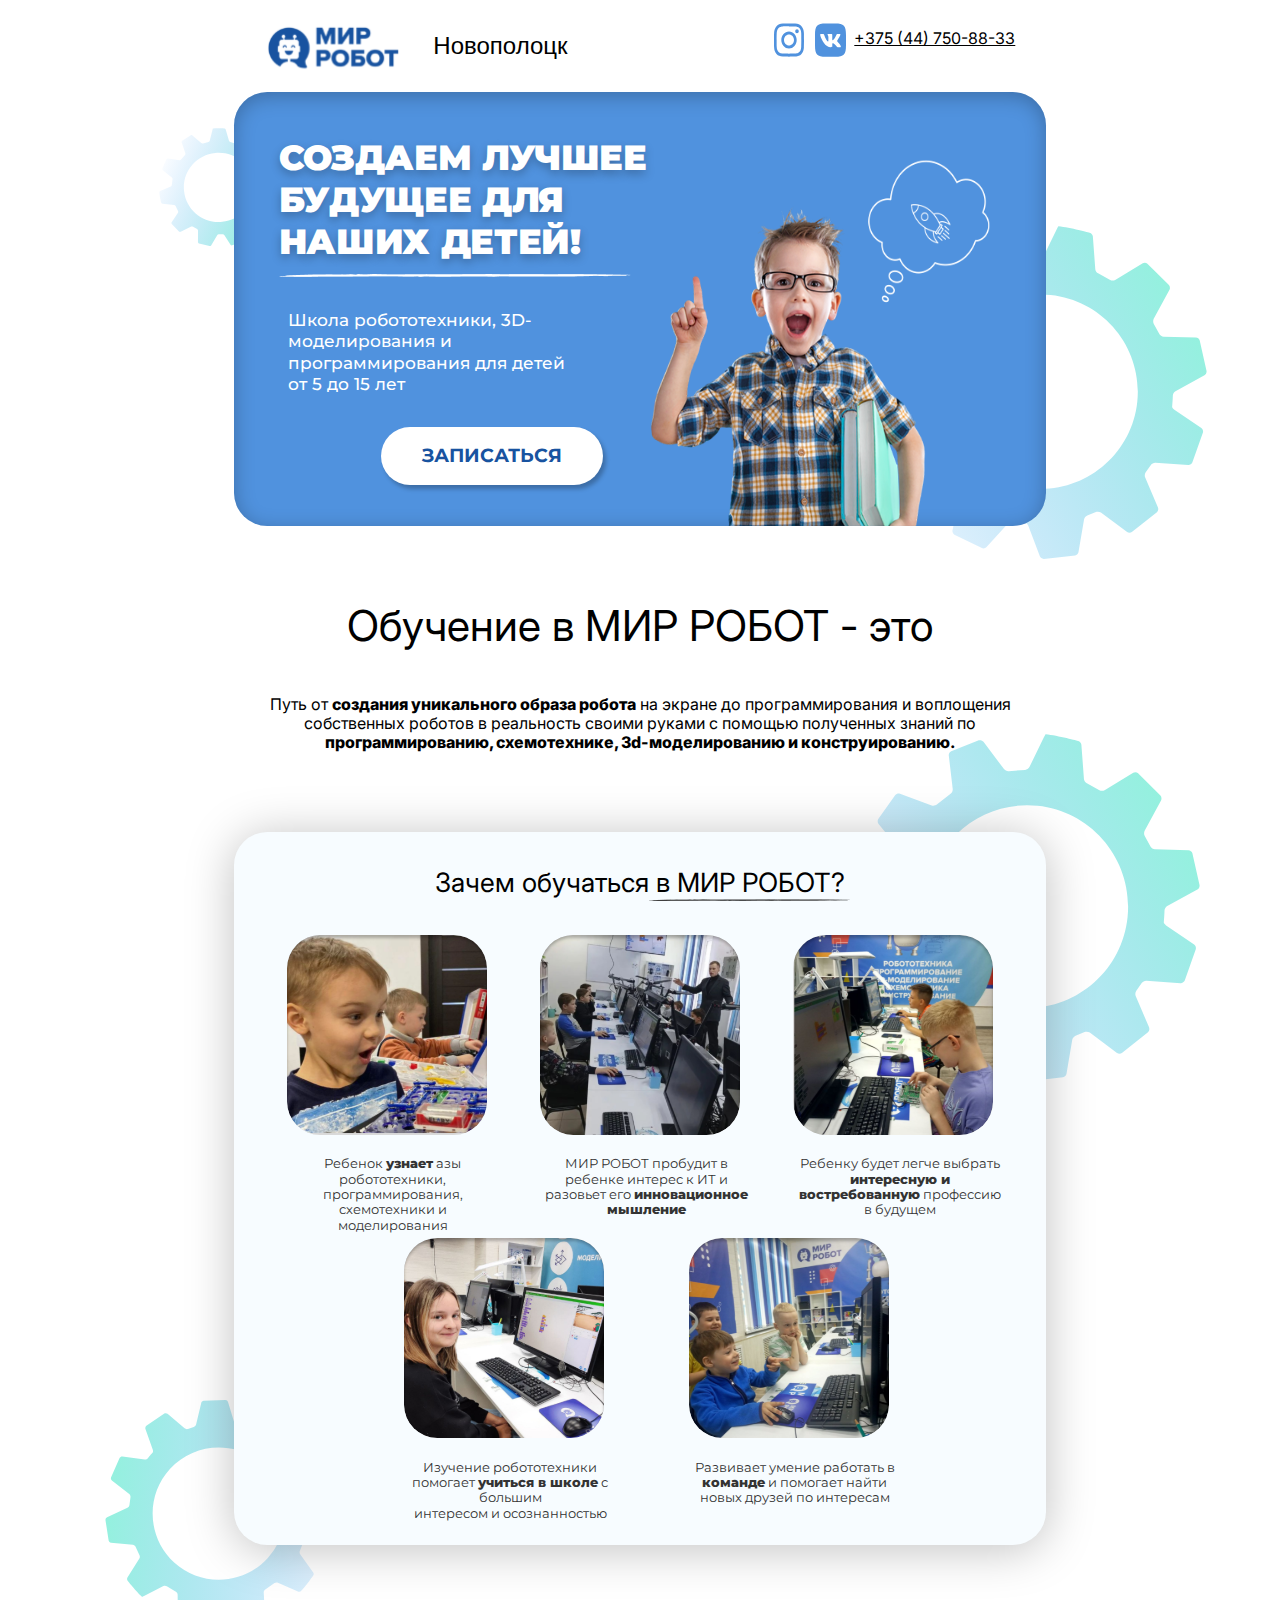
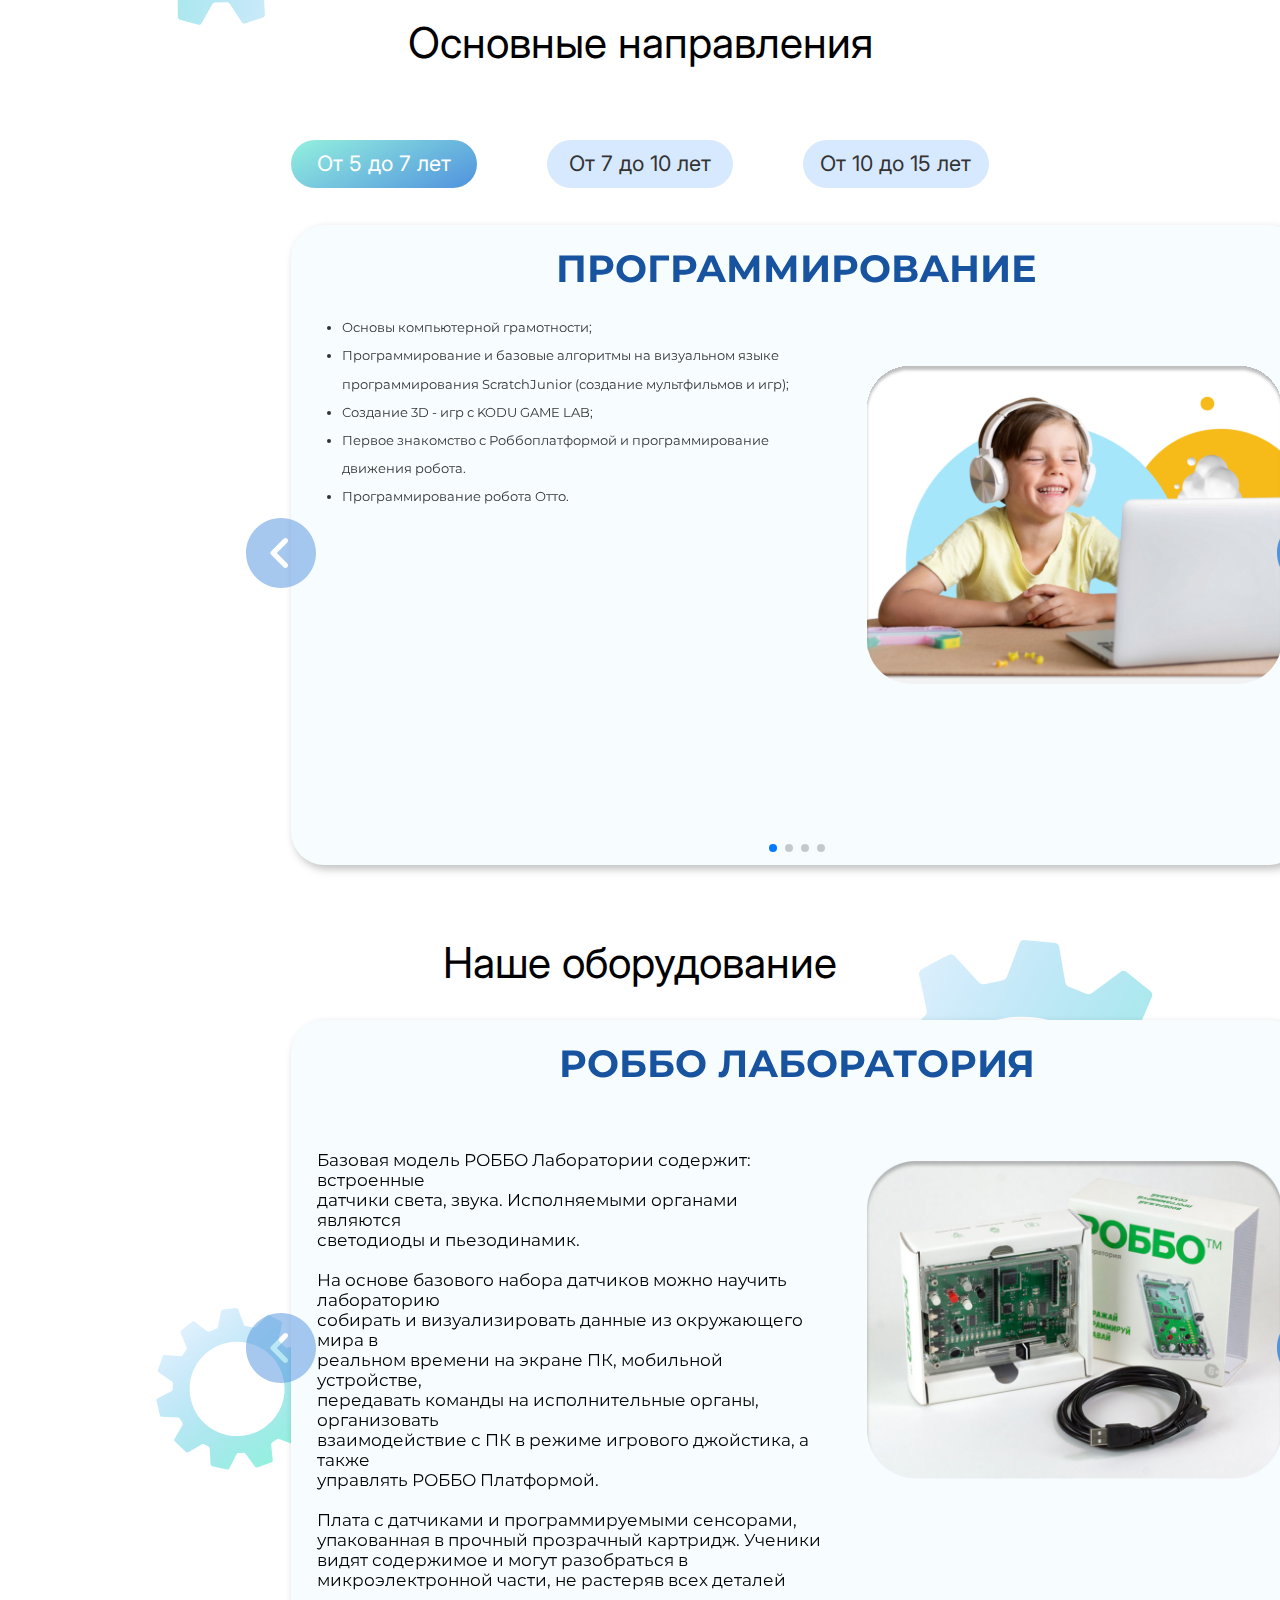
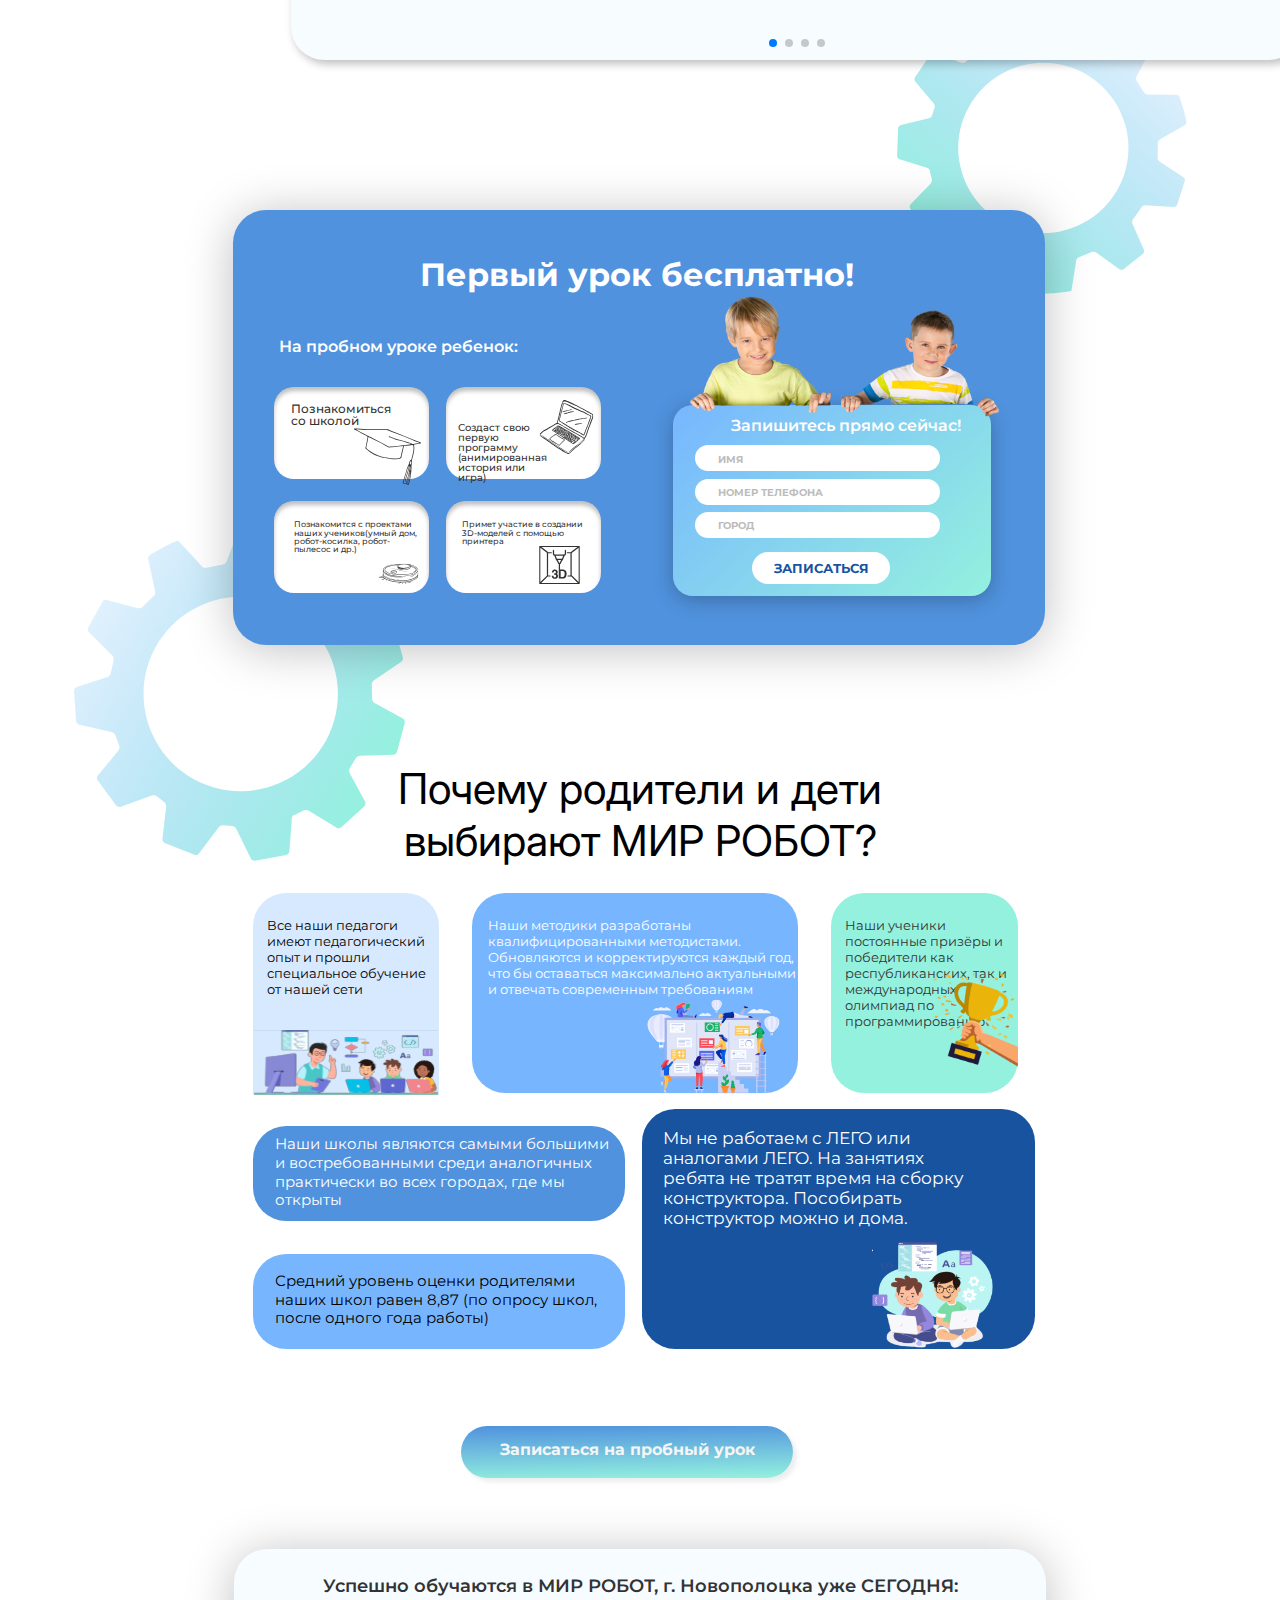
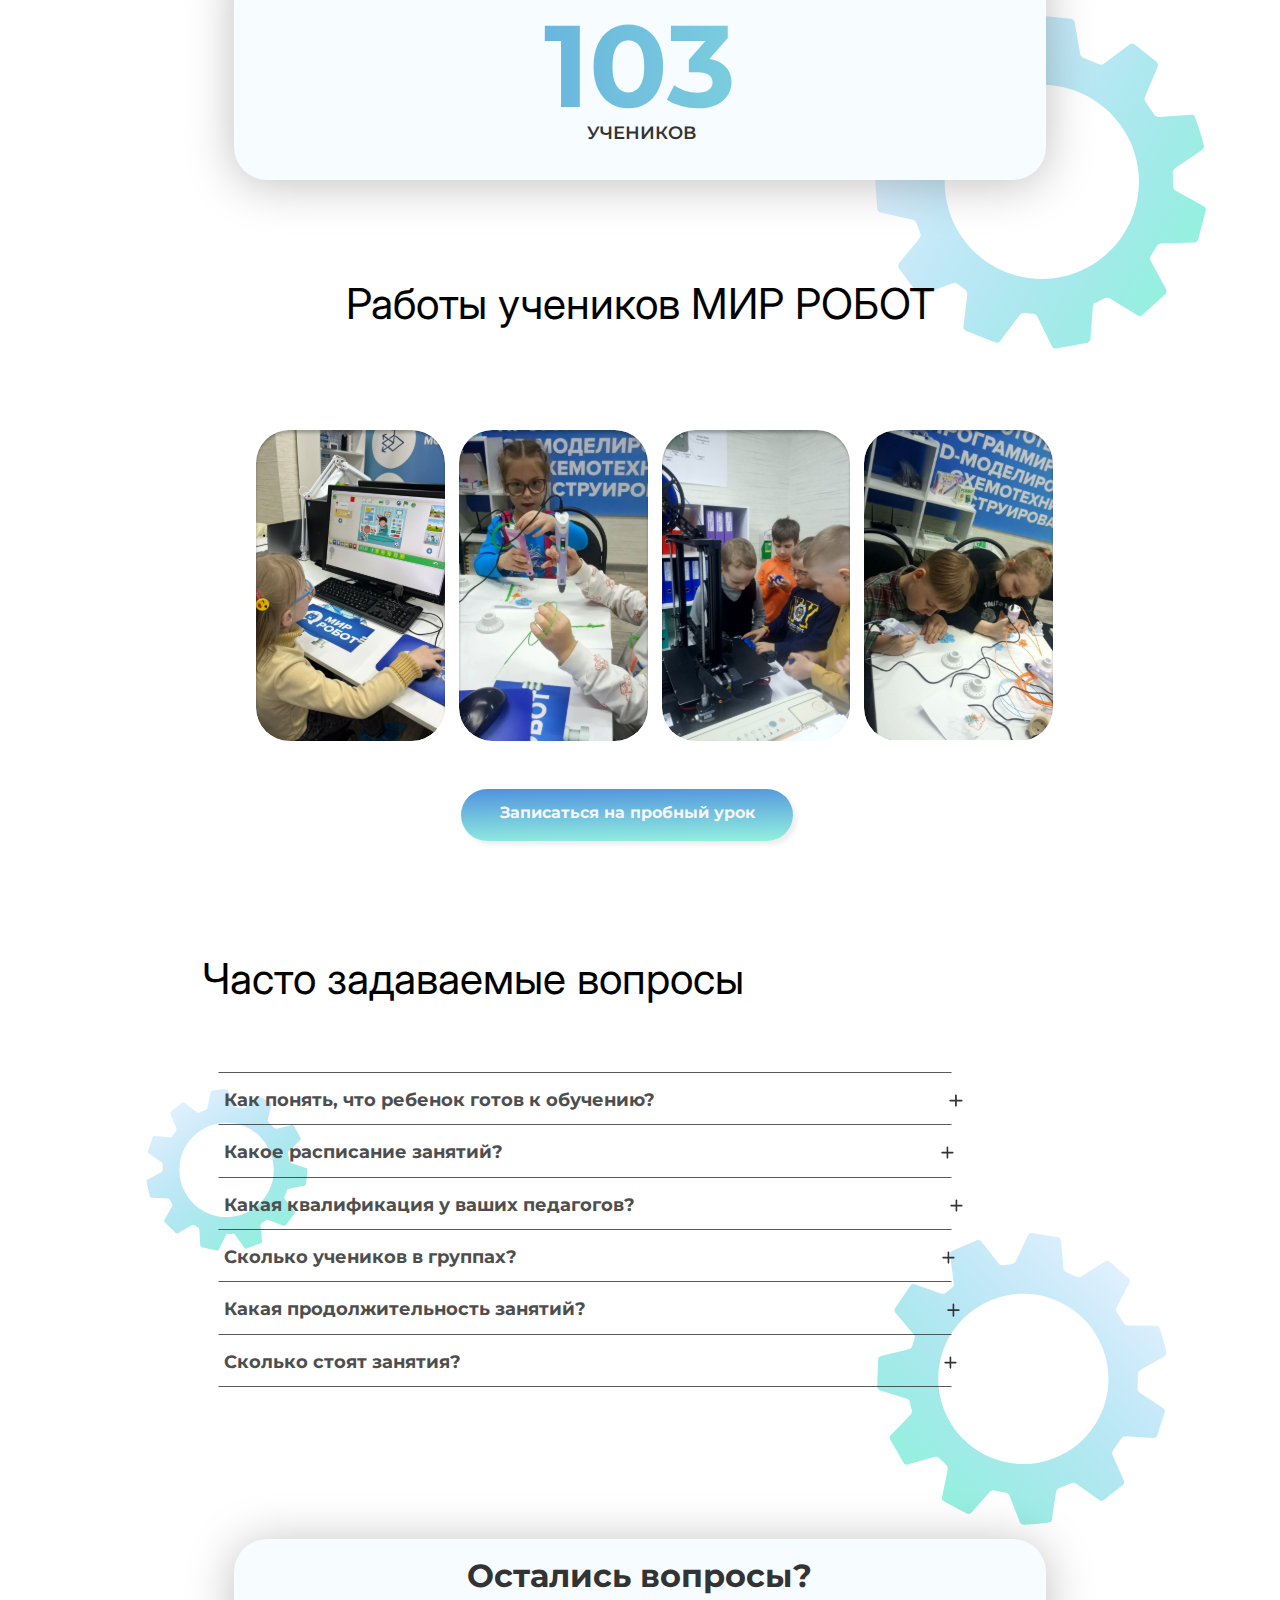
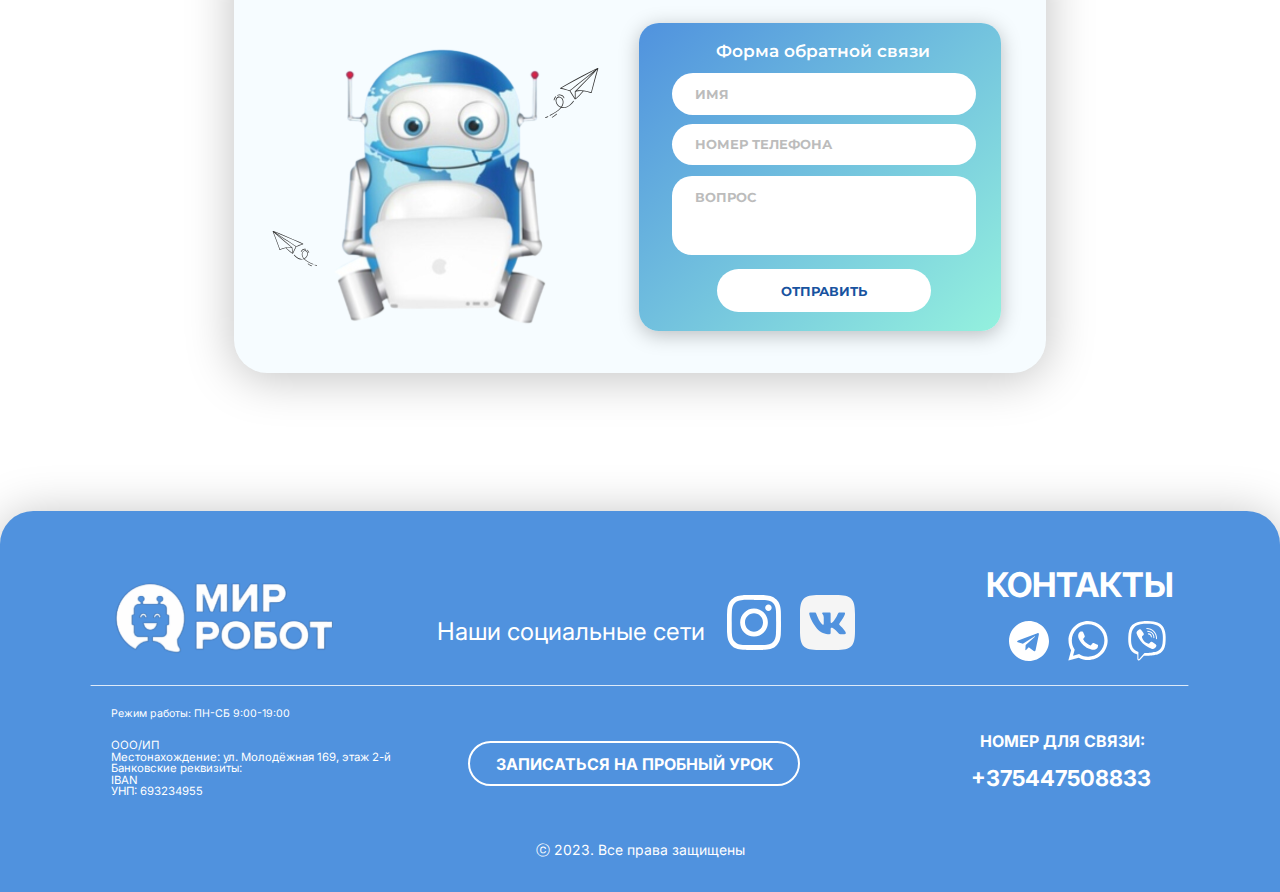
<file: index.html>
<!DOCTYPE html>
<html lang="en">

<head>
    <meta charset="UTF-8">
    <meta http-equiv="X-UA-Compatible" content="IE=edge">
    <meta name="viewport" content="width=device-width, initial-scale=1.0">
    <link rel="stylesheet" href="css/main.css">
    <link href="https://fonts.googleapis.com/css2?family=Montserrat:wght@300;400&display=swap" rel="stylesheet">
    <link href='https://fonts.googleapis.com/css?family=Inter' rel='stylesheet'>
    <link rel="stylesheet" href="https://cdn.jsdelivr.net/npm/swiper@8/swiper-bundle.min.css" />
    <link rel="stylesheet" href="css/reset.css">
    <script src="https://cdn.jsdelivr.net/npm/swiper@8/swiper-bundle.min.js"></script>
    <title>Мир Робот</title>
</head>

<body>
    <script type="text/javascript">
        if (window.innerWidth <= 480) {
            window.location = "mobile.html";
        }
    </script>
    <div class="gearbox">
        <img id="rightgear" src="image/gear_content3.svg" alt="gear">
        <img id="leftgear" src="image/leftGear.svg" alt="gear">
        <img id="gear_content3" src="image/gear_content3.svg" alt="gear">
        <img id="gear_content3_1" src="image/gear_content3_1.svg" alt="gear">
        <img id="gear_our_mech" src="image/gear_our_mech.svg" alt="gear">
        <img id="gear_why_we" src="image/gear_why_we.svg" alt="gear">
        <img id="gear_bottom" src="image/gear_bottom.svg" alt="gear">
        <img id="gear_left_content11" src="image/gear_left_content11.svg" alt="gear">
        <img id="gear_right_content11" src="image/gear_right_content11.svg" alt="gear">
        <img id="gear_firsr_lesson" src="image/gear_first_lesson.svg" alt="gear">
        <img id="gear_firsr_lesson_right" src="image/gear_firsr_lesson_right.svg" alt="gear">
    </div>
    <div class="header">
        <div class="left_block_header">
            <div class="logo">
                <img class="logo" src="image/Logo.svg" alt="Logo">
            </div>
            <div class="town">
                <ul class="menu">
                    <li>
                        <a href="#" id="currentCity" data-city="Новополоцк">Новополоцк</a>
                        <ul>
                            <li><a href="#" onclick="changeCity('Полоцк')" data-city="Полоцк">Полоцк</a></li>
                            <li><a href="#" onclick="changeCity('Новополоцк')" data-city="Новополоцк">Новополоцк</a>
                            </li>
                            <li><a href="#" onclick="changeCity('Витебск')" data-city="Витебск">Витебск</a></li>
                            <li><a href="#" onclick="changeCity('Лида')" data-city="Лида">Лида</a></li>
                        </ul>
                    </li>
                </ul>
            </div>
        </div>

        <div class="right_block_header">
            <a class="link_inst" href="https://www.instagram.com/mir_robot_nvp/" target="_blank">
                <img class="social_inst" src="image/🦆 icon _instagram_.svg" alt="instagram">
            </a>
            <a href="https://vk.com/mir_robot_nvp" target="_blank">
                <img class="social_vk" src="image/🦆 icon _vk_.svg" alt="vk">
            </a>
            <div class="number_header">
                <span class="phone">+375 (44) 750-88-33</span>
            </div>
        </div>
    </div>

    <div class="main">
        <div class="container1">
            <img class="children_top" src="image/children.png" alt="">
            <div class="text1">
                <p>
                    Создаем лучшее будущее для<br>
                    наших детей!
                </p>
                <img class="line_our_children" src="image/line_our_children.png" alt="">
            </div>
            <div class="text2">
                <p>
                    Школа робототехники,
                    3D-моделирования
                    и программирования
                    для детей от 5 до 15 лет
                </p>
            </div>
            <button class="button_blue" href="#first_lesson_free">
                <a class="button-click" href="#first_lesson_free">Записаться</a>
            </button>
        </div>

    </div>


    <div class="content2">
        <div class="top_text">
            <p>Обучение в МИР РОБОТ - это </p>
        </div>
    </div>

    <div class="content2">
        <div class="top_text">
            <p>
            <div class="content2">
                <div class="bottom_text">
                    <p>Путь от <strong class="botton_text_strong">создания уникального образа робота</strong> на экране
                        до программирования и воплощения<br> собственных роботов в реальность своими руками с помощью
                        полученных знаний по<br> <strong class="botton_text_strong">программированию, схемотехнике,
                            3d-моделированию и конструированию.</strong></p>
                </div>
            </div>
            </p>
        </div>
    </div>

    <div class="content3">
        <div class="main_content3">
            <img class="line_mir_robot" src="image/line_mir_robot.png" alt="">
            <p class="main_content3_text">Зачем обучаться в МИР РОБОТ?</p>
            <div class="block_high">
                <div class="block_content3_1">
                    <img class="content3_image" src="image/content3_1.svg" alt="">
                    <p class="block_content3_1_text">Ребенок <strong class="botton_text_strong">узнает</strong> азы
                        робототехники, программирования, схемотехники и моделирования </p>
                </div>
                <div class="block_content3_2">
                    <img src="image/content3_2.svg" alt="">
                    <p class="block_content3_1_text">
                        МИР РОБОТ пробудит в ребенке интерес к ИТ и разовьет его <strong
                            class="botton_text_strong">инновационное мышление</strong>
                    </p>
                </div>
                <div class="block_content3_3">
                    <img src="image/content3_3.svg" alt="">
                    <p class="block_content3_1_text">Ребенку будет легче выбрать <strong
                            class="botton_text_strong">интересную и востребованную</strong> профессию в будущем</p>
                </div>

            </div>
            <div class="block_bottom">
                <div class="block_content3_4">
                    <img src="image/content3_4.svg" alt="">
                    <p class="block_content3_1_text">
                        Изучение робототехники помогает <strong class="botton_text_strong">учиться в школе</strong> с
                        большим<br> интересом и осознанностью
                    </p>
                </div>
                <div class="block_content3_5">
                    <img src="image/content3_5.svg" alt="">
                    <p class="block_content3_1_text">
                        Развивает умение работать в<br> <strong class="botton_text_strong">команде</strong> и помогает
                        найти новых друзей по интересам
                    </p>
                </div>
            </div>
        </div>
    </div>

    <div class="content4">
        <p class="content4_top_text">Основные направления</p>
    </div>
    <div class="tabs_content4">
        <div class="button_age" id="ageText1">
            <a href="#ageBlock" onclick="showTab('age7', 'ageText1')">От 5 до 7 лет</a>
        </div>
        <div class="button_age" id="ageText2">
            <a href="#ageBlock" onclick="showTab('age10', 'ageText2')">От 7 до 10 лет</a>
        </div>
        <div class="button_age" id="ageText3">
            <a href="#ageBlock" onclick="showTab('age15', 'ageText3')">От 10 до 15 лет</a>
        </div>
    </div>

    <div class="swiper-container ageBlock" id="age7">
        <img class="swiper-button-prev_age7" src="image/icon-arrow-circle-left.svg">        
        <div class="swiper ageBlockSwiper_7">
            <div class="swiper-wrapper">
                <div class="swiper-slide">
                    <img src="image/prog7.svg" alt="">
                    <h1>программирование</h1>
                    <ul class="tab_content1_text">
                        <li id="tab_content1_text3">Основы компьютерной грамотности;</li>
                        <li id="tab_content1_text3">Программирование и базовые алгоритмы на визуальном языке
                            программирования ScratchJunior (создание мультфильмов и игр);</li>
                        <li id="tab_content1_text3">Создание 3D - игр с KODU GAME LAB;</li>
                        <li id="tab_content1_text3">Первое знакомство с Роббоплатформой и программирование движения
                            робота.</li>
                        <li id="tab_content1_text3">Программирование робота Отто.</li>
                    </ul>
                </div>
                <div class="swiper-slide">
                    <img src="image/3d7.svg" alt="">
                    <h1>3D Моделирование</h1>
                    <ul class="tab_content1_text">
                        <li id="tab_content1_text3">Изучение используемых методов, подходов и создание моделей с помощью
                            программ Tinkercad и Freecad</li>
                        <li id="tab_content1_text3">Основы моделирования 3D ручкой</li>
                    </ul>
                </div>
                <div class="swiper-slide">
                    <img src="image/constr7.svg" alt="">
                    <h1>Конструирование</h1>
                    <ul class="tab_content1_text">
                        <li id="tab_content1_text3">Изучение основных понятий и элементов (зубчатая передача, балки,
                            шкивы, подвижные и неподвижные соединения и др.)</li>
                        <li id="tab_content1_text3">Почему самолет летит?Как сделать дом который не падает? Изучение
                            простых конструкций и движущихся моделей на основе металлического конструктора.</li>
                    </ul>
                </div>
                <div class="swiper-slide">
                    <img src="image/shemotech.svg" alt="">
                    <h1>Схемотехника</h1>
                    <ul class="tab_content1_text">
                        <li id="tab_content1_text3">Изучение основ схемотехники на основе электронного конструктора
                            «Знаток», знакомство с основными элементами (блок питания, интегральная микросхема,
                            фоторезистор, светодиод и др.).</li>
                        <li id="tab_content1_text3">Сборка аналоговых электрических схем с помощью развивающей программы
                            GCompris.</li>
                    </ul>
                </div>
            </div>
            <div class="swiper-pagination"></div>
        </div>        
        <img class="swiper-button-next_age7" src="image/icon-arrow-circle-right.svg">
    </div>

    <div class="swiper-container ageBlock" id="age10">
        <img class="swiper-button-prev_age10" src="image/icon-arrow-circle-left.svg">
        <div class="swiper ageBlockSwiper_10">
            <div class="swiper-wrapper">
                <div class="swiper-slide">
                    <img src="image/prog10.svg" alt="">
                    <h1>программирование</h1>
                    <ul class="tab_content1_text">
                        <li id="tab_content1_text3">Общий курс компьютерной грамотности.</li>
                        <li id="tab_content1_text3">Обучение программированию и базовым алгоритмам на языке Scratch.
                        </li>
                        <li>Создание игр в среде Scratch.</li>
                        <li>Scratch. Наглядная математика</li>
                        <li id="tab_content1_text3">Создание 3D- игр с KODU GAME LAB;</li>
                        <li id="tab_content1_text3">Создание собственных мобильных приложений на онлайн-платформе
                            AppInventor, создание игр и приложений на ПК.</li>
                        <li id="tab_content1_text3">Программирование робота Отто (походка, сложные движения, эмоции и
                            др.).</li>
                    </ul>
                </div>
                <div class="swiper-slide">
                    <img src="image/3d10.svg" alt="">
                    <h1>3D Моделирование</h1>
                    <ul class="tab_content1_text">
                        <li id="tab_content1_text3">Обучение основам моделирования в редакторе TinkerCad, создание
                            самостоятельных проектов.</li>
                        <li id="tab_content1_text3">Печать на 3D – принтере, изучение принципов его работы, функции
                            основных узлов, основы наладки и калибровки, работа со слайсером CURA 3D, постобработка
                            деталей.</li>
                        <li id="tab_content1_text3">Программирование анимации в TinkerCad.</li>
                    </ul>
                </div>
                <div class="swiper-slide">
                    <img src="image/chem10.svg" alt="">
                    <h1>Схемотехника</h1>
                    <ul class="tab_content1_text">
                        <li id="tab_content1_text3">Сборка схем на основе электронного конструктора «Знаток».</li>
                        <li id="tab_content1_text3">Работа с набором РоббоСхемотехника, программирование Arduino Uno.
                        </li>
                        <li id="tab_content1_text3">Сборка учебного манипулятора, управление манипулятором.</li>
                        <li id="tab_content1_text3">Создание макета «Умный дом» с элементами умных систем
                            (автоматическое включение/выключение света, сигнализация,умные бытовые приборы, умный гараж
                            и др).</li>
                    </ul>
                </div>
                <div class="swiper-slide">
                    <img src="image/rob10.svg" alt="">
                    <h1>Роббоплатформа и робболаборатория</h1>
                    <ul class="tab_content1_text">
                        <li id="tab_content1_text3">Программирование РоббоЛаборатории, состоящей из датчиков, кнопок,
                            рычажка, создание проекта «Умный дом»;</li>
                        <li id="tab_content1_text3">Углубленное изучение языка программирования Scratch в прикладных
                            задачах - использование РоббоЛаборатории как контролера в сложной игре.</li>
                        <li id="tab_content1_text3">Программирование РоббоПлатформы, работа с датчиками, создание
                            проектов «Робот-сторож», «Робот-косилка», «Робот-художник» и др.</li>
                        <li id="tab_content1_text3">Прохождение трасс и лабиринтов с помощью РоббоПлатформы,
                            роббофутбол.</li>
                    </ul>
                </div>

            </div>
            <div class="swiper-pagination"></div>
        </div> 
        <img class="swiper-button-next_age10" src="image/icon-arrow-circle-right.svg"> 
    </div>

    <div class="swiper-container ageBlock" id="age15">
        <img class="swiper-button-prev_age15" src="image/icon-arrow-circle-left.svg">
        <div class="swiper ageBlockSwiper_15">
            <div class="swiper-wrapper">
                <div class="swiper-slide">
                    <img src="image/prog15.svg" alt="">
                    <h1>программирование</h1>
                    <ul class="tab_content1_text big_text">
                        <li>Обучение программированию и базовым алгоритмам на языке Scratch.</li>
                        <li>Создание игр в среде Scratch.</li>
                        <li>Scratch. Наглядная математика </li>
                        <li id="tab_content1_text3">Создание собственных мобильных приложений на онлайн-платформе
                            AppInventor, создание игр и приложений на ПК</li>
                        <li id="tab_content1_text3">Изучение языка программирования Pyton, создание игр, работа с
                            файлами JSON, с API сайтами.</li>
                        <li id="tab_content1_text3">Unity - среда для создания трехмерных игр и визуализации,
                            программирование на языке C#.</li>
                        <li id="tab_content1_text3">Unity AR- дополненная реальность, создание мобильных приложений,
                            используя технологии Unity и Vuforia.</li>
                        <li id="tab_content1_text3">Программирование на языке C++ и Java в игровой среде Colobot.</li>
                        <li id="tab_content1_text3">Разработка игр Construct3.</li>
                        <li>Веб –дизайн htlm/css.</li>
                        <li>Игровой дизайн GIMP.</li>
                        <li>Создание сайтов Tilda/Canva.</li>
                    </ul>
                </div>
                <div class="swiper-slide">
                    <img src="image/3d15.svg" alt="">
                    <h1>3D Моделирование</h1>
                    <ul class="tab_content1_text">
                        <li id="tab_content1_text3">Обучение основам моделирования в редакторе TinkerCad, создание
                            самостоятельных проектов.</li>
                        <li id="tab_content1_text3">Печать на 3D – принтере, изучение принципов его работы, функции
                            основных узлов, основы наладки и калибровки, работа со слайсером CURA 3D, постобработка
                            деталей.</li>
                        <li id="tab_content1_text3">Программирование анимации в TinkerCad.</li>
                        <li id="tab_content1_text3">Работа в редакторе FreeCad, создание инженерных проектов для
                            создания механизмов и роботов.</li>
                        <li>Моделирование в Blender.</li>
                    </ul>
                </div>
                <div class="swiper-slide">
                    <img src="image/chem15.svg" alt="">
                    <h1>Схемотехника</h1>
                    <ul class="tab_content1_text">
                        <li id="tab_content1_text3">Основы схемотехники, работа с электрическими цепями, набором
                            РоббоСхемотехника, программирование Arduino Uno. Сочетание программирования и схемотехники.
                        </li>
                        <li id="tab_content1_text3">Сборка учебного манипулятора, управление манипулятором.</li>
                        <li id="tab_content1_text3">Создание макета «Умный дом» с элементами умных систем
                            (автоматическое включение/выключение света, сигнализация, умные бытовые приборы, умный гараж
                            и др).</li>
                        <li id="tab_content1_text3">Создание BEAM - роботов, возможность создания довольно сложных и
                            разнообразных роботов с применением простых электрических и аналоговых схем.</li>
                        <li id="tab_content1_text3">Создание игр с использованием Arduino Uno, программирование на языке
                            С++, использование светодиодов, сервоприводов, моторов, ИК-приемника, пульта, датчиков:
                            освещенности, температуры, расстояния, звука и др.</li>
                    </ul>
                </div>
                <div class="swiper-slide">
                    <img src="image/rob15.svg" alt="">
                    <h1>Роббоплатформа и робболаборатория</h1>
                    <ul class="tab_content1_text big_text">
                        <li id="tab_content1_text3">Создание алгоритмов для программирования умного дома, умной теплицы
                            и умной фермы. Принципы создания “умных” строений с использованием РоббоЛаборатории.
                            Программирование РоббоЛаборатории, работа с последовательными портами, основы процессинга.
                            Создание игр на основе РоббоЛаборатории, текстовое программирование на основе Arduino IDE.
                        </li>
                        <li id="tab_content1_text3">Программирование и углубленная работа РоббоПлатформы, углубленная
                            работа с датчиками, прохождение линии и лабиринта, новые методы программирования, изучение
                            трасс для гонок, возможность программирования робота с помощью текстового программирования.
                            Инженерные способы программирования РоббоПлатформы, П, ПД, ПИД регуляторы, прохождение трасс
                            на время, программирование робота с помощью Arduino IDE.</li>
                        <li id="tab_content1_text3">Создание олимпиадных проектов для участия в национальных и
                            международных олимпиадах.</li>
                    </ul>
                </div>
            </div>
            <div class="swiper-pagination"></div>
        </div>
        <img class="swiper-button-next_age15" src="image/icon-arrow-circle-right.svg">
    </div>


    <div class="content4_1">
        <p class="content4_top_text">Наше оборудование</p>
    </div>
    <div class="swiper-container">
        <img class="swiper-button-prev_equip" src="image/icon-arrow-circle-left.svg">
        <div class="swiper equipmentSlider">
            <div class="swiper-wrapper">
                <div class="swiper-slide">
                    <img src="image/robbo_latories.png" alt="">
                    <h1>РОББО Лаборатория</h1>
                    <p>
                        Базовая модель РОББО Лаборатории содержит: встроенные<br> датчики света, звука. Исполняемыми
                        органами являются<br> светодиоды и пьезодинамик.
                        <br><br>
                        На основе базового набора датчиков можно научить лабораторию<br> собирать и визуализировать
                        данные из окружающего мира в<br> реальном времени на экране ПК, мобильной устройстве,<br>
                        передавать команды на исполнительные органы, организовать<br> взаимодействие с ПК в режиме
                        игрового джойстика, а также<br> управлять РОББО Платформой.<br><br>
                        Плата с датчиками и программируемыми сенсорами, упакованная в прочный прозрачный картридж.
                        Ученики видят содержимое и могут разобраться в микроэлектронной части, не растеряв всех деталей
                    </p>
                    <h2>
                        ориентированная стоимость единицы: €400
                    </h2>
                </div>
                <div class="swiper-slide">
                    <img src="image/robbo_latories.png" alt="">
                    <h1>Робоплатформа</h1>
                    <p>
                        Робоплатформа - устройство, которое поможет в изучении робототехники и научит основам
                        программирования роботов. В состав комплекта входит платформа и 6 подключаемых датчиков,
                        позволяющих получать информацию об окружающей среде. Управляют Робоплатформой со смартфона,
                        компьютера или РОББО Лаборатории. Это свободное аппаратное оборудование, с помощью которого
                        ученики познакомятся с основами работы датчиков света, касания, линии, бесконтактного датчика
                        расстояния, смыслом блока ветвления; алгоритмом движения по черной линии, преимуществом
                        использования двух и более датчиков; принципом действия релейного, пропорционального,
                        пропорционально-дифференциального, а также ПИД регуляторов счетчиком и способом его применения,
                        алгоритмами проезда перекрестков, ответвлений и инверсных участков траектории.
                    </p>
                    <h2>
                        ориентированная стоимость единицы: €1 040
                    </h2>
                </div>
                <div class="swiper-slide">
                    <img src="image/3D_printer_big.svg" alt="">
                    <h1>3D - ПРИНТЕР</h1>
                    <p>
                        Компактный инструмент для обучения 3D прототипированию и 3D печати с инструкцией и ПО.
                        Поможет воплотить в жизнь любую задумку. Ребенок нарисует модель, и 3D-принтер превратит ее в
                        реальный трехмерный предмет из пластика.
                        Вместо рисования можно выбрать готовый образец.
                    </p>
                    <h2>
                        ориентированная стоимость единицы: €500
                    </h2>
                </div>
                <div class="swiper-slide">
                    <img src="image/shemotech.svg" alt="">
                    <h1>РОББО Схемотехника</h1>
                    <p>
                        Набор для освоения азов электроники. Он состоит из 79 электронных компонентов, которые
                        подключаются к микроконтроллеру Arduino.
                        Вместе с руководством «Конструируем роботов на Arduino» ребенок изучит основы электроники и
                        принципы работы микроконтроллеров, создаст электронные устройства и сможет управлять ими с
                        компьютера, смартфона или Лаборатории.
                    </p>
                    <h2>
                        ориентированная стоимость единицы: €240
                    </h2>
                </div>
            </div>
            <div class="swiper-pagination"></div>
        </div>
        <img class="swiper-button-next_equip" src="image/icon-arrow-circle-right.svg">
    </div>

    <div class="anchor" id="first_lesson_free"></div>

    <div class="first_lesson_free">
        <img class="img_kids" src="image/kids.png" alt="">
        <span class="first_lesson_text">Первый урок бесплатно!</span>
        <span class="left_lesson_text">На пробном уроке ребенок:</span>
        <div class="block_lesson1">
            <div class="block_lesson_content1">
                <span>Познакомиться со школой</span>
                <img src="image/block_lesson_content1.svg" alt="">
            </div>
            <div class="block_lesson_content2">
                <img src="image/block_lesson_content2.svg" alt="">
                <span>Создаст свою<br> первую программу
                    (анимированная история или игра)</span>
            </div>
        </div>
        <div class="block_lesson2">
            <div class="block_lesson_content3">
                <img src="image/robot-pilesos.svg" alt="">
                <span>Познакомится с проектами<br> наших учеников(умный дом,<br> робот-косилка, робот-<br>пылесос и
                    др.)</span>
            </div>
            <div class="block_lesson_content4">
                <img src="image/3D_printer.svg" alt="">
                <span>Примет участие в создании<br>
                    3D-моделей с помощью<br> принтера</span>
            </div>
        </div>

        <div class="write_me_now">
            <form class="write_me_now_form" action="php/sendRequestMail.php" method="post">
                <p class="write_me_now_text">Запишитесь прямо сейчас!</p>
                <div class="background_name_write_me">
                    <input class="name_write_me" id="name" name="name" type="text" placeholder="Имя" required>
                </div>
                <div class="background_number_write_me">
                    <input id="number_write_me" class="number_write_me" id="phone" name="phone" type="text"
                        placeholder="Номер телефона" required>
                </div>
                <div class="background_town_write_me">
                    <input name="town" class="town_write_me" id="town" cols="30" rows="3" placeholder="Город"
                        required></input>
                </div>
                <input name="mailTo" class="mailTo" id="mailTo" value="mail" style="display: none;">
                <button class="form_back_write_me" type="submit">
                    <span class="send_feedback_write_me">Записаться</span>
                </button>
            </form>
        </div>
    </div>

    <div class="content5">
        <p class="content5_text">Почему родители и дети<br>
            выбирают МИР РОБОТ?</p>
    </div>

    <div class="content6">
        <div class="content6_high_block">
            <div class="content6_block1">
                <p class="content6_block1_text">Все наши педагоги имеют педагогический опыт и прошли специальное
                    обучение от нашей сети</p>
                <img class="our_teacher" src="image/our_teacher.svg" alt="">
            </div>
            <div class="content6_block2">
                <p class="content6_block2_text">Наши методики разработаны квалифицированными методистами. Обновляются и
                    корректируются каждый год, что бы оставаться максимально актуальными и отвечать современным
                    требованиям</p>
                <img class="more_people" src="image/more_people.svg" alt="">
            </div>
            <div class="content6_block3">
                <p class="content6_block3_text">Наши ученики<br> постоянные призёры и<br> победители как<br>
                    республиканских, так и<br>международных<br> олимпиад по<br> программированию</p>
                <img class="cup" src="image/cup.png" alt="">
            </div>
        </div>
        <div class="content6_iside_block">
            <div class="content6_block_noname">
                <div class="content6_block4">
                    <p class="content6_block4_text">Наши школы являются самыми большими и востребованными среди
                        аналогичных практически во всех городах, где мы открыты</p>
                </div>
                <div class="content6_block5">
                    <p class="content6_block5_text">Средний уровень оценки родителями наших школ равен 8,87 (по опросу
                        школ, после одного года работы)</p>
                </div>
            </div>
            <div class="content6_block6">
                <p class="content6_block6_text">Мы не работаем с ЛЕГО или аналогами ЛЕГО. На занятиях ребята не тратят
                    время на сборку конструктора. Пособирать конструктор можно и дома. </p>
                <img class="no_lego" src="image/no_lego.png" alt="">
            </div>
        </div>
    </div>

    <a class="write_me_button" href="#first_lesson_free">
        <span write_me_button_text>Записаться на пробный урок</span>
    </a>


    <div class="content7">
        <div class="content7_inside">
            <p>Успешно обучаются в МИР РОБОТ, г. Новополоцка уже СЕГОДНЯ:</p>
            <div id="value" class="value studentsCount">160</div>
            <span>УЧЕНИКОВ</span>
        </div>
    </div>

    <div class="content8">
        <div class="content8_text">
            <p>Работы учеников МИР РОБОТ</p>
        </div>
    </div>

    <div class="tab_content_bottom">
        <div class="tab_content11">
            <img src="image/tab_content11.svg" alt="">
        </div>
        <div class="tab_content22">
            <img src="image/tab_content22.svg" alt="">
        </div>
        <div class="tab_content33">
            <img src="image/tab_content33.svg" alt="">
        </div>
        <div class="tab_content44">
            <img src="image/tab_content44.svg" alt="">
        </div>
    </div>

    <a class="write_me_button2" href="#first_lesson_free">
        <span>Записаться на пробный урок</span>
    </a>

    <div class="content10">
        <p class="content10_text">Часто задаваемые вопросы</p>
    </div>

    <div class="container">
        <div class="faq">
            <ul class="faq-questions">
                <li>
                    <img class="line_bottom" src="image/line_bottom.svg" alt="">
                    <h4 class="faq-question">Как понять, что ребенок готов к обучению?<img class="plus"
                            src="image/icon-plus.svg" alt=""></h4>
                    <p class="faq-answer">Ответ</p>
                </li>
                <li>
                    <img class="line_bottom" src="image/line_bottom.svg" alt="">
                    <h4 class="faq-question">Какое расписание занятий? <img class="plus1" src="image/icon-plus.svg"
                            alt=""></h4>
                    <p class="faq-answer">Ответ</p>
                </li>
                <li>
                    <img class="line_bottom" src="image/line_bottom.svg" alt="">
                    <h4 class="faq-question">Какая квалификация у ваших педагогов?<img class="plus2"
                            src="image/icon-plus.svg" alt=""></h4>
                    <p class="faq-answer">Ответ</p>
                </li>
                <li>
                    <img class="line_bottom" src="image/line_bottom.svg" alt="">
                    <h4 class="faq-question">Сколько учеников в группах?<img class="plus3" src="image/icon-plus.svg"
                            alt=""></h4>
                    <p class="faq-answer">Ответ</p>
                </li>
                <li>
                    <img class="line_bottom" src="image/line_bottom.svg" alt="">
                    <h4 class="faq-question">Какая продолжительность занятий?<img class="plus4"
                            src="image/icon-plus.svg" alt=""></h4>
                    <p class="faq-answer">Ответ</p>
                </li>
                <li>
                    <img class="line_bottom" src="image/line_bottom.svg" alt="">
                    <h4 class="faq-question">Сколько стоят занятия?<img class="plus5" src="image/icon-plus.svg" alt="">
                    </h4>
                    <p class="faq-answer">Ответ</p>
                    <img class="line_bottom_other" src="image/line_bottom.svg" alt="">
                </li>
            </ul>
        </div>
    </div>


    <div class="content11">
        <div class="content11_text">
            <p>Остались вопросы?</p>
        </div>

        <div class="content11_0">
            <img class="plane_left" src="image/plane_left.svg" alt="">
            <img class="plane_right" src="image/plane_right.svg" alt="">
            <div class="content11_1">
                <img src="image/robbor_bottom.svg" alt="">
            </div>
            <div class="content11_2">
                <form action="php/sendQuestionMail.php" method="post">
                    <span>Форма обратной связи</span>
                    <div class="background_name">
                        <input name="name" class="name" type="text" id="name" placeholder="Имя" required>
                    </div>
                    <div class="background_number">
                        <input name="phone" class="number_bottom" id="phone" type="text" placeholder="Номер телефона"
                            required>
                    </div>
                    <div class="background_qestion">
                        <textarea name="question" class="question" id="question" cols="30" rows="3" placeholder="Вопрос"
                            required></textarea>
                    </div>
                    <input name="mailTo" class="mailTo" id="mailTo" value="mail" style="display: none;">
                    <button class="form_back">
                        <p class="send_feedback">Отправить</p>
                    </button>
                </form>
            </div>
        </div>
    </div>

    <footer class="footer">
        <img class="line_footer" src="image/line_footer.svg" alt="">
        <div class="footer_content1">
            <img src="image/logo_footer.svg" alt="">
            <p class="time_work">Режим работы: ПН-СБ 9:00-19:00</p>
            <p class="information_footer">
                ООО/ИП<br>
                <span class="addressPlace">Местонахождение: <span>ул. Молодёжная 169, этаж 2-й</span></span><br>
                Банковские реквизиты:<br>
                IBAN <br>
                <span class="unpNumber">УНП: <span>693234955</span></span>
            </p>
        </div>
        <div class="footer_content2">
            <p>
                Наши социальные сети
            </p>
            <a class="link_inst_footer" href="https://www.instagram.com/mir_robot_nvp/" target="_blank">
                <img class="footer_inst" src="image/icon_instagam_footer.svg" alt="">
            </a>
            <a href="https://vk.com/mir_robot_nvp" target="_blank">
                <img class="footer_vk" src="image/icon_vk_footer.svg" alt="">
            </a>
            <a href="#first_lesson_free">
                <button href="#first_lesson_free" class="button_footer">
                    <span>Записаться на пробный урок</span>
                </button>
            </a>
            <span class="TM_footer">ⓒ 2023. Все права защищены</span>
        </div>
        <div class="footer_content3">
            <span class="contact_footer">Контакты</span>
            <img class="icon_telegram_footer" src="image/icon_telegram_footer.svg" alt="">
            <img class="icon_whatsapp_footer" src="image/icon_whatsapp_footer.svg" alt="">
            <img class="icon_viber_footer" src="image/icon_viber_footer.svg" alt="">

            <span class="number_right_bottom_text">
                номер для связи:
            </span>
            <span class="number_right_bottom">+375447508833</span>
        </div>
    </footer>

    <script src="https://ajax.googleapis.com/ajax/libs/jquery/3.3.1/jquery.min.js"></script>
    <script src="js/main.js"></script>
    <script src="js/back.js"></script>
    <script src="js/equipmentSlider.js"></script>
    <script src="js/ageBlock.js"></script>
    <script src="js/getLocation.js"></script>
    <script src="js/studentsCount.js"></script>
    <script src="js/ageBlockSlider_7.js"></script>
    <script src="js/ageBlockSlider_10.js"></script>
    <script src="js/ageBlockSlider_15.js"></script>
</body>

</html>
</file>
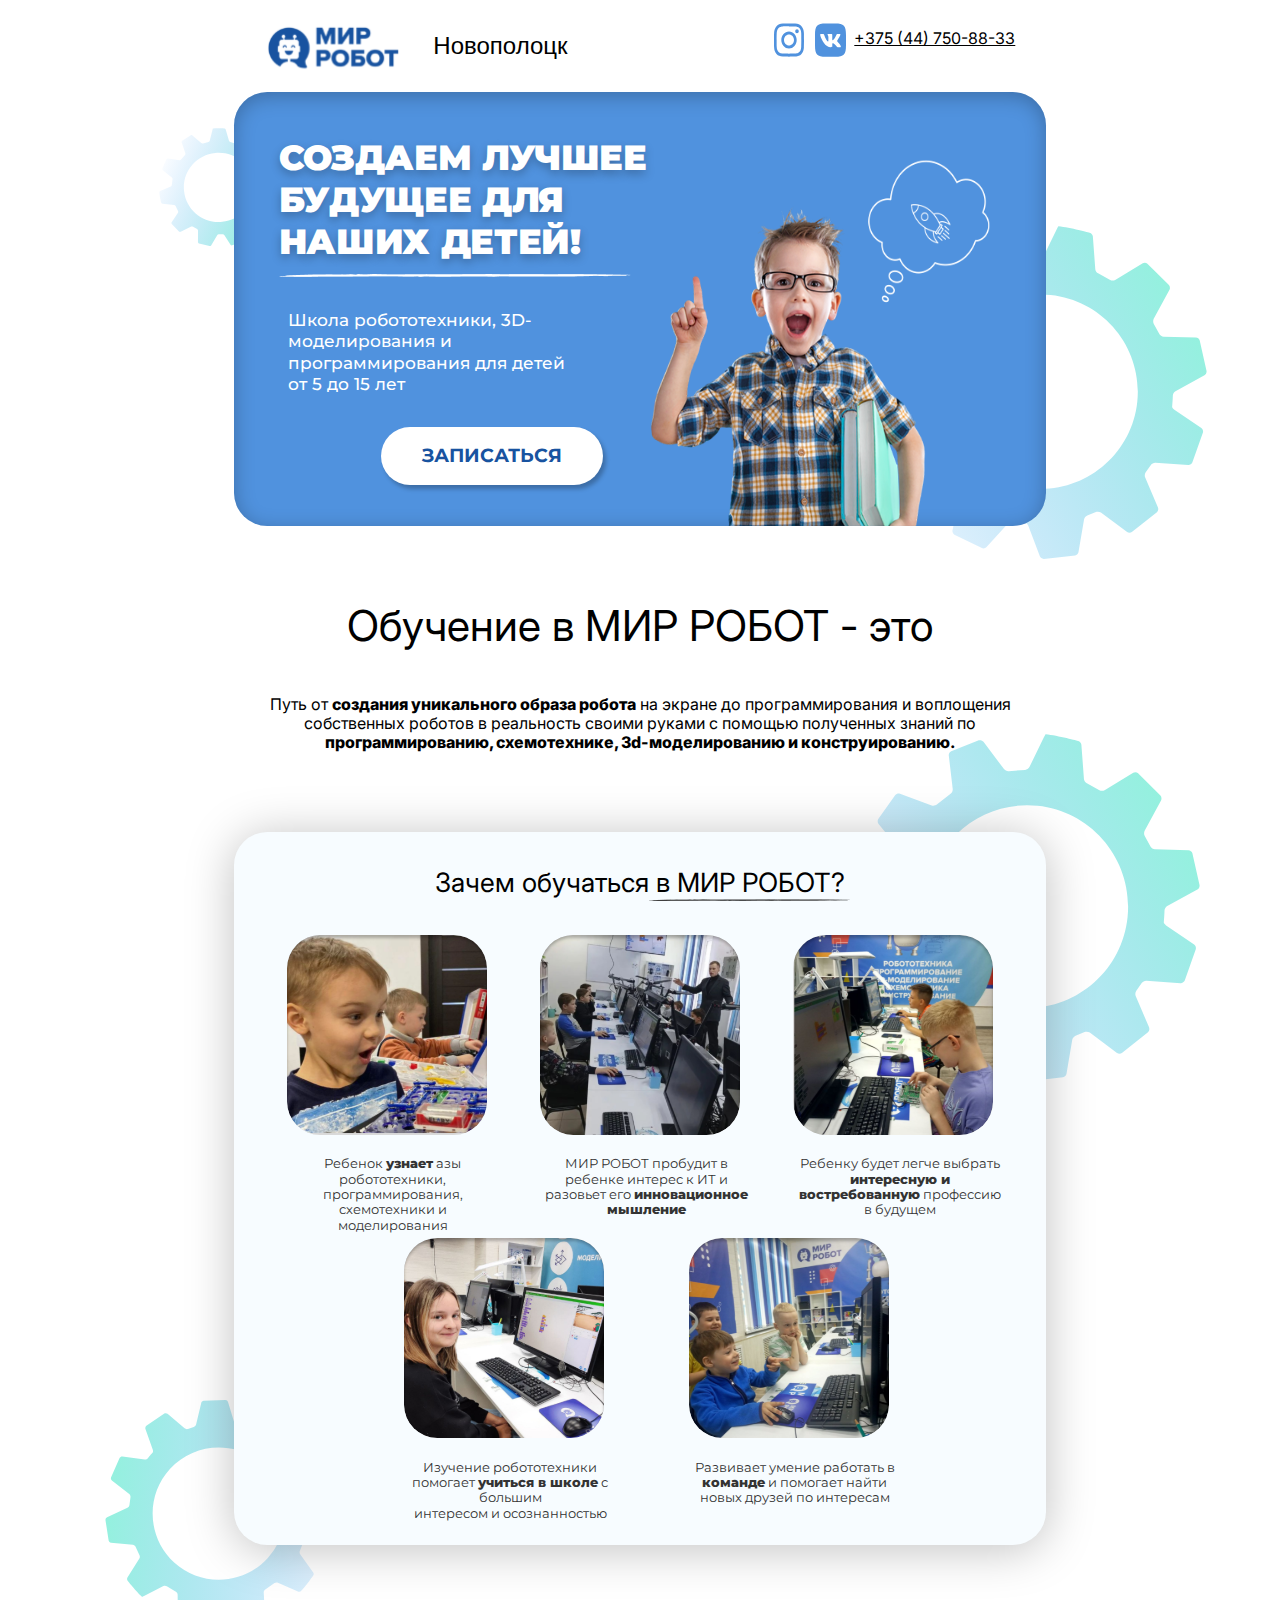
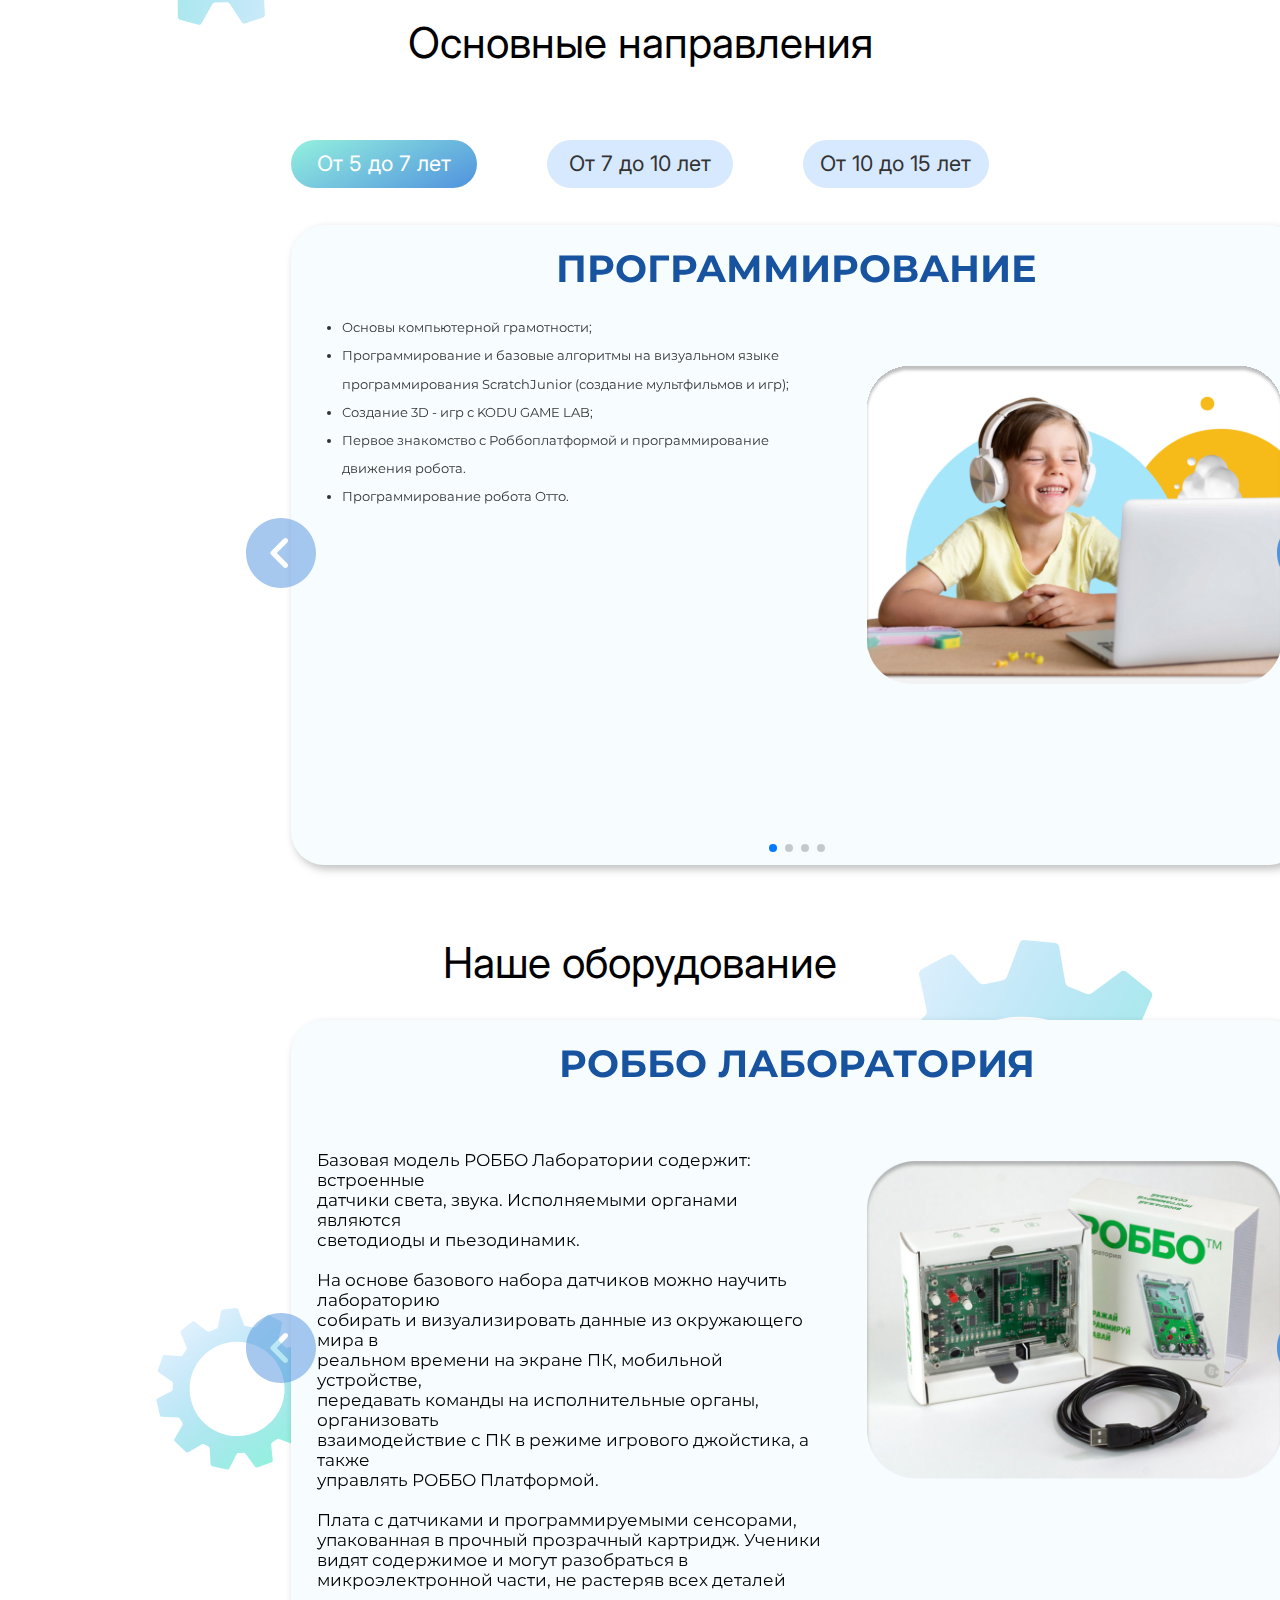
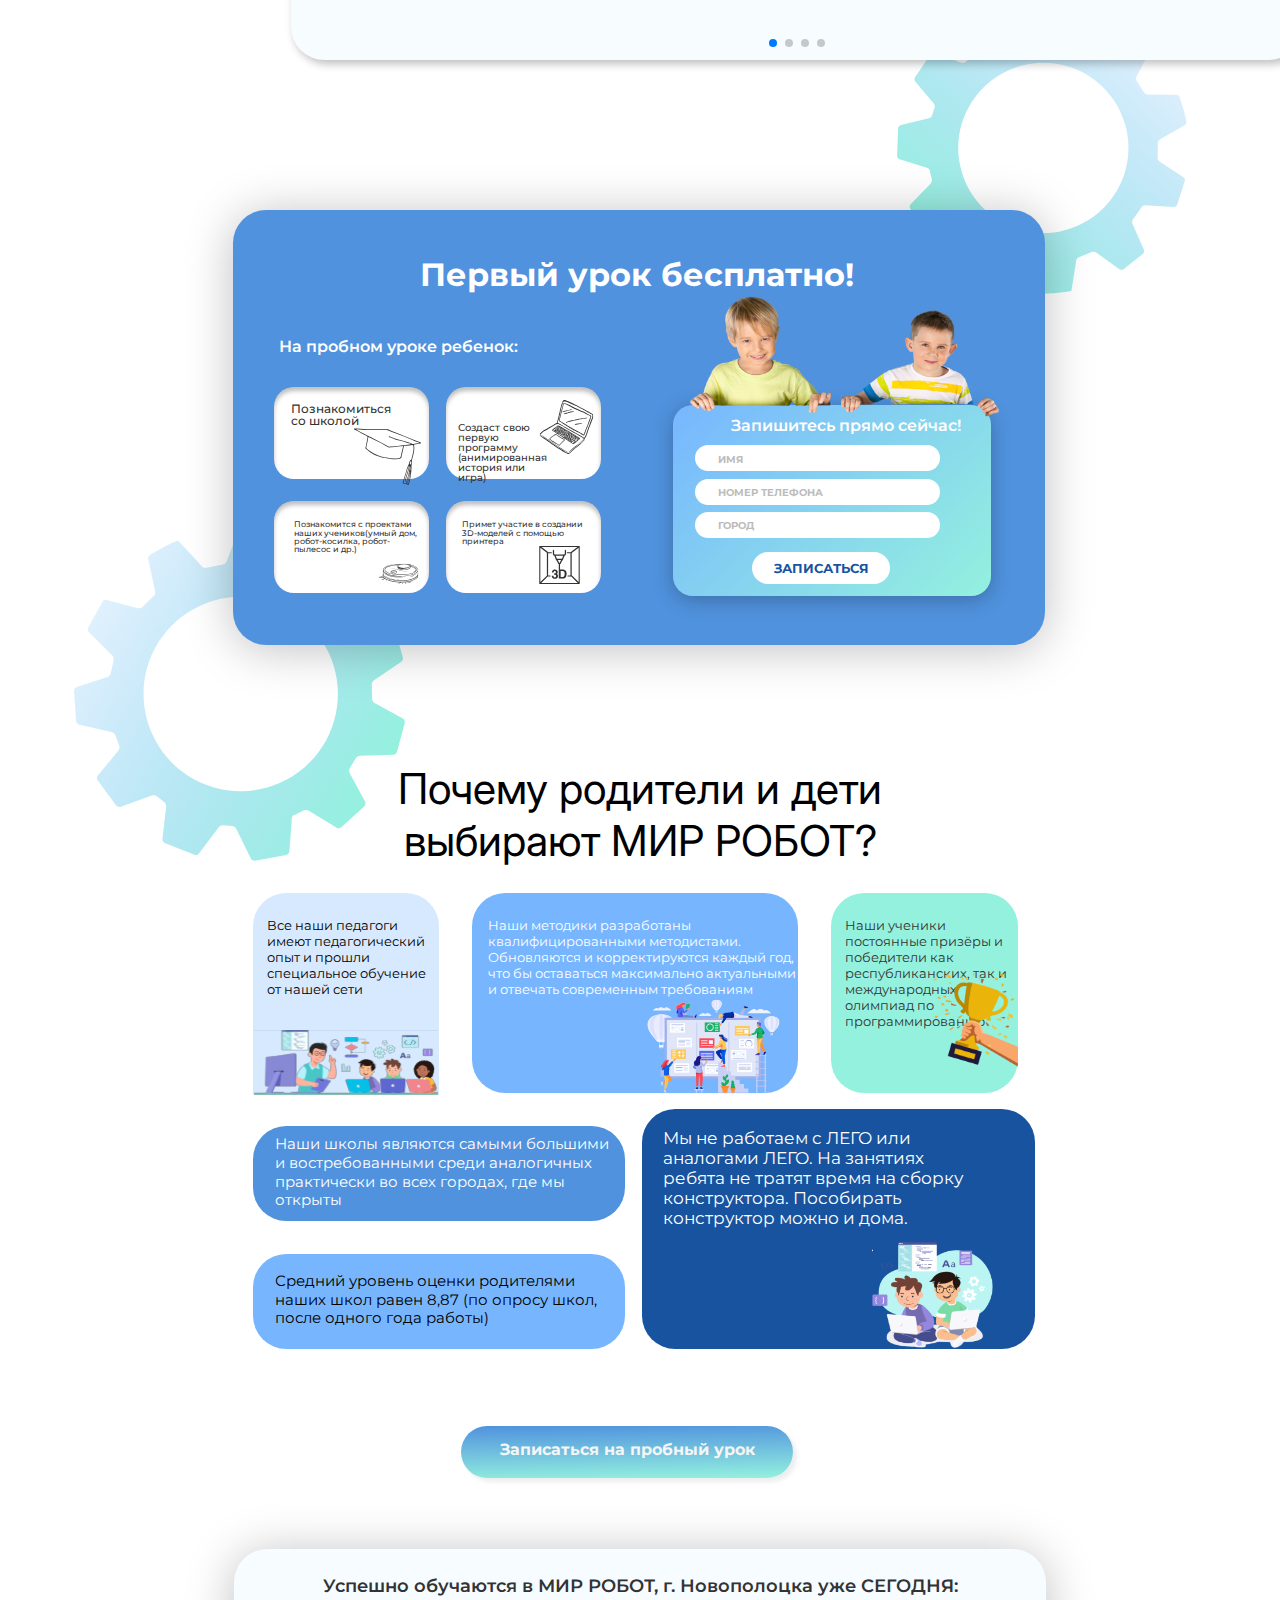
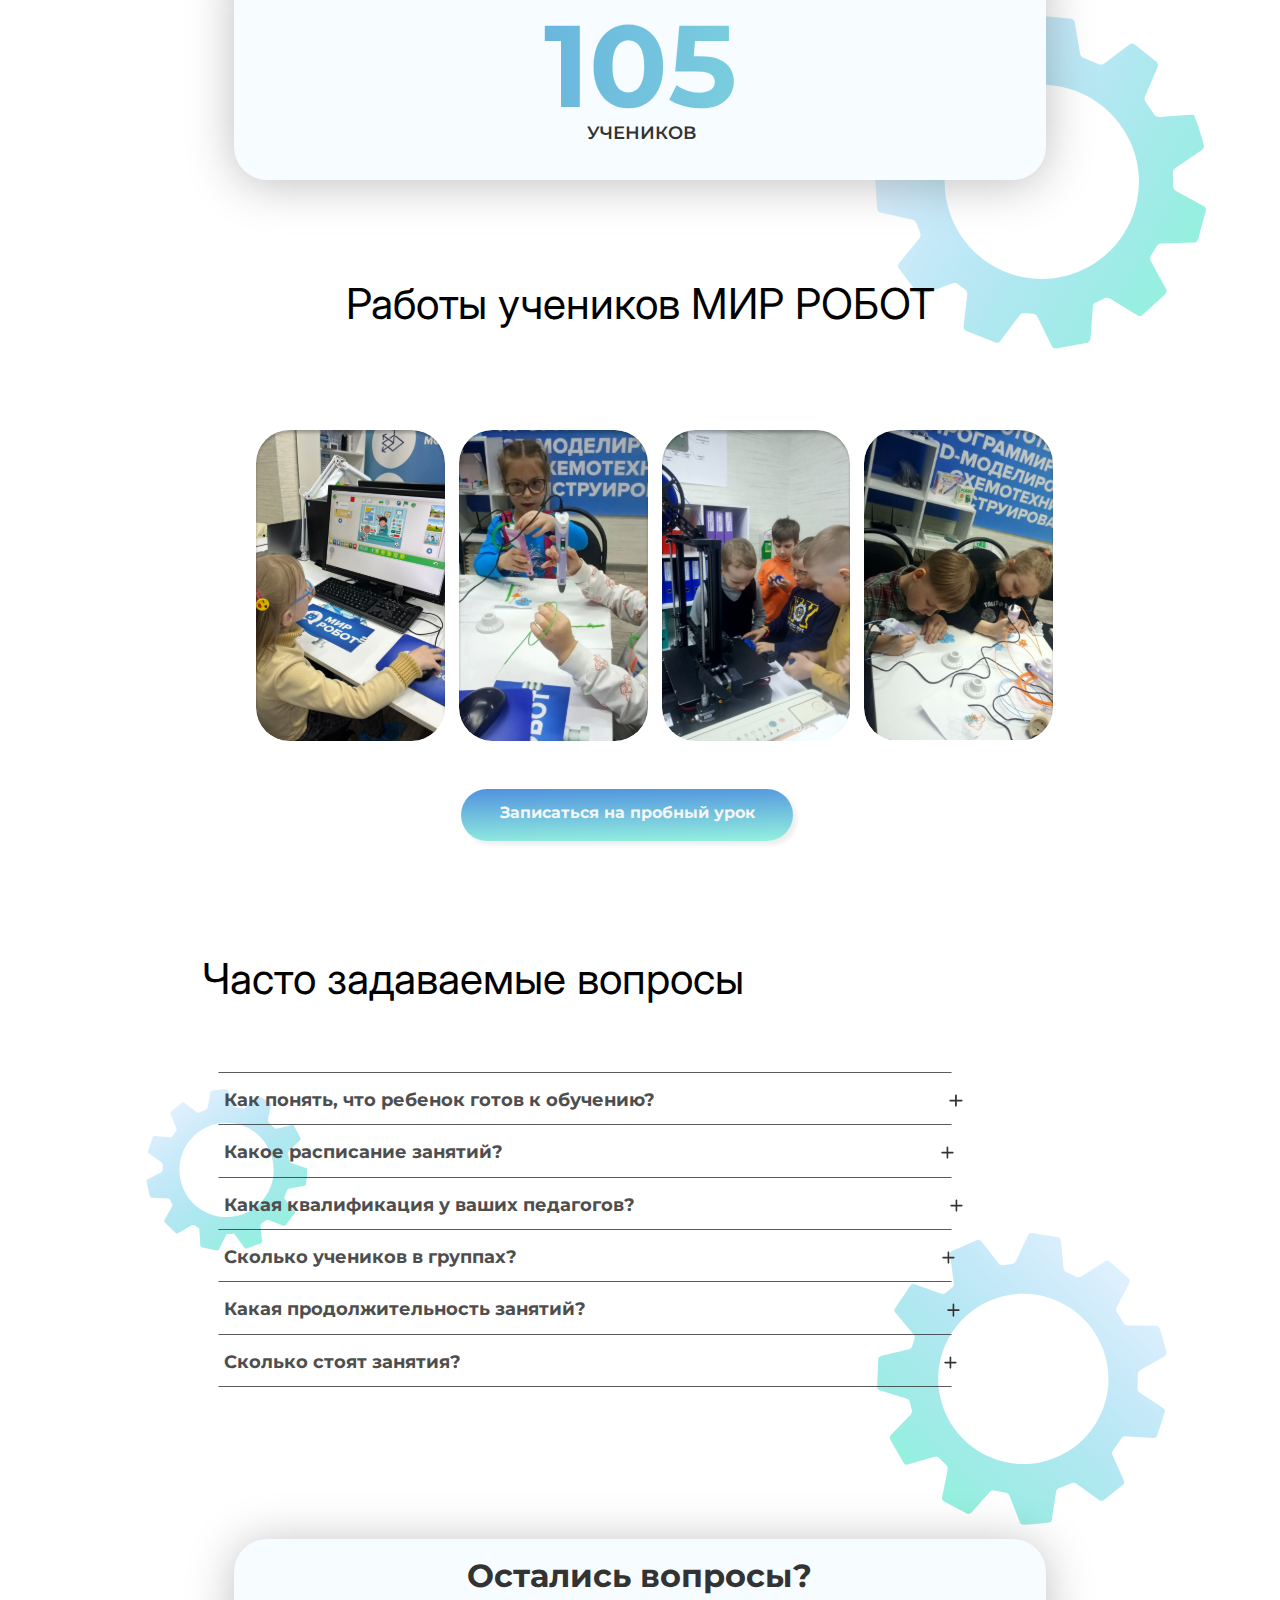
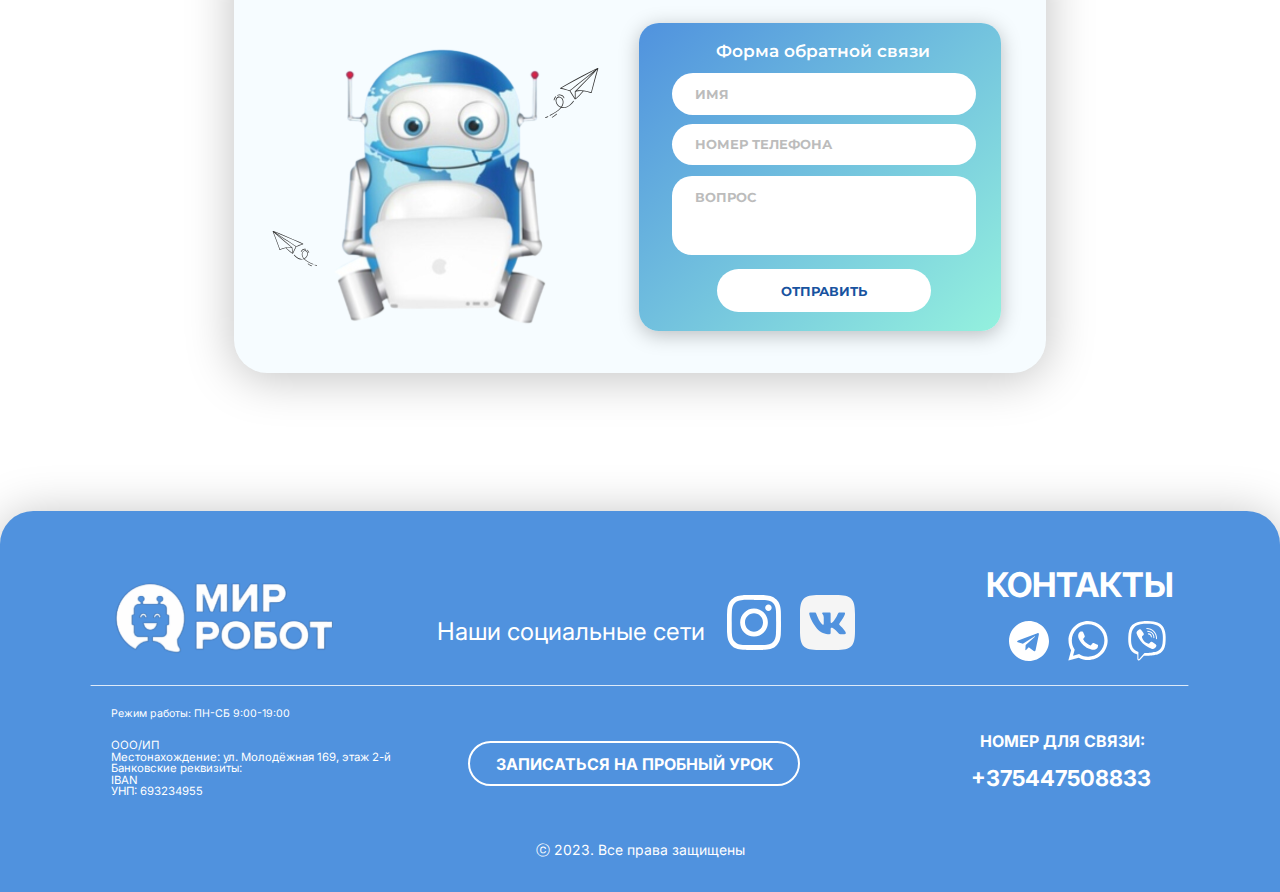
<file: mobile.html>
<!DOCTYPE html>
<html lang="en">

<head>
    <meta charset="UTF-8">
    <meta http-equiv="X-UA-Compatible" content="IE=edge">
    <meta name="viewport" content="width=device-width, initial-scale=1.0">
    <link rel="preconnect" href="https://fonts.gstatic.com">
    <link href="https://fonts.googleapis.com/css2?family=Montserrat:wght@300;400&display=swap" rel="stylesheet">
    <link href='https://fonts.googleapis.com/css?family=Inter' rel='stylesheet'>
    <link rel="stylesheet" href="./css/mobile.css" type="text/css">
    <link rel="stylesheet" href="css/reset.css">
    <link rel="preconnect" href="https://fonts.gstatic.com">
    <title>Мир Робот</title>
</head>

<body>

    <script type="text/javascript">
        if (window.innerWidth > 480) {
            window.location = "index.html";
        }
    </script>
    <div class="gearbox">
        <img id="leftgear" src="image/leftGear.svg" alt="gear">
        <img id="gear_content3" src="image/gear_content3.svg" alt="gear">
        <img id="gear_our_mech" src="image/gear_our_mech.svg" alt="gear">
        <img id="gear_content3_1" src="image/gear_content3_1.svg" alt="gear">
        <img id="gear_bottom" src="image/gear_bottom.svg" alt="gear">
        <img id="gear_bottom_2" src="image/gear_bottom.svg" alt="gear">
        <img id="gear_why_we" src="image/gear_why_we.svg" alt="gear">
        <img id="gear_why_we_2" src="image/gear_why_we.svg" alt="gear">
        <img id="gear_content4" src="image/gear_content3.svg" alt="gear">
        <img id="gear_content4_1" src="image/gear_content3_1.svg" alt="gear">
    </div>
    <header class="header">
        <div class="top">
            <img class="logo_top" src="image/logo_mob.svg" alt="">
            <span class="number_top">+375 (44) 750-88-33</span>
        </div>

        <div class="content_header">
            <span class="make_future">
                Создаем лучшее<br> будущее для наших детей!
            </span>
            <span class="make_future_small">Школа робототехники, 3D-моделирования
                <br>и программирования для детей от 5 до 15 лет</span>
        </div>
        <div class="header_img">
            <img class="children" src="image/children.png" alt="">
        </div>
        <div class="header_button">
            <a href="#first_lesson_free_form">
                <button class="button_top">
                    <span class="button_top_text">Записаться</span>
                </button>
            </a>
        </div>
    </header>

    <main>
        <div class="content1">
            <span class="education_mir_robbo">Обучение в МИР РОБОТ - это </span>
            <span class="education_mir_robbo_bottom">Путь от создания уникального образа робота<br> на экране до
                программирования и воплощения собственных роботов в реальность своими руками с помощью полученных знаний
                по программированию, схемотехнике, 3d-моделированию и конструированию</span>
        </div>

        <div class="slides_top_content">
            <span class="why_mir_robbo">Зачем обучаться в МИР РОТОБ?</span>
            <div class="slides_top_content1">
                <div class="slides_top">
                    <img src="image/content3_1.svg" alt="">
                    <p>Ребенок узнает азы робототехники, программирования, схемотехники
                        и моделирования </p>
                </div>
                <div class="slides_top">
                    <img src="image/content3_2.svg" alt="">
                    <p>МИР РОБОТ пробудит в ребенке интерес к ИТ и разовьет его инновационное мышление </p>
                </div>
                <div class="slides_top">
                    <img src="image/content3_3.svg" alt="">
                    <p>Ребенку будет легче выбрать интересную и востребованную профессию в будущем</p>
                </div>
                <div class="slides_top">
                    <img src="image/content3_4.svg" alt="">
                    <p>Изучение робототехники помогает учиться в школе с большим интересом и осознанностью </p>
                </div>
                <div class="slides_top">
                    <img src="image/content3_5.svg" alt="">
                    <p>Развивает умение работать в команде и помогает найти новых друзей по интересам </p>
                </div>
            </div>
        </div>

        <div class="equipment">
            <span>Наше оборудование</span>
            <div class="equipment_slider">
                <div class="equipment_slide active">
                    <img src="image/equipment_1.svg" alt="Image 1">
                    <p class="equipment_header">РОББО Лаборатория</p>
                    <p class="equipment_text">Робоплатформа - устройство, которое поможет в изучении робототехники и
                        научит основам программирования роботов.</br></br>
                        В состав комплекта входит платформа и 6 подключаемых датчиков, позволяющих получать информацию
                        об окружающей среде. Управляют Робоплатформой со
                        смартфона, компьютера или РОББО Лаборатории.</br></br>
                        Плата с датчиками и программируемыми сенсорами, упакованная в прочный прозрачный картридж.
                        Ученики видят содержимое и могут разобраться в микроэлектронной
                        части, не растеряв всех деталей</p>
                    <p class="equipment_price">ориентированная стоимость единицы: €400</p>
                </div>
                <div class="equipment_slide">
                    <img src="image/equipment_2.svg" alt="Image 2">
                    <p class="equipment_header">РОББО Робоплатформа</p>
                    <p class="equipment_text">Базовая модель РОББО Лаборатории содержит: встроенные датчики света,
                        звука. Исполняемыми органами являются светодиоды и пьезодинамик.</br></br>
                        В состав комплекта входит платформа и 6 подключаемых датчиков, позволяющих получать информацию
                        об окружающей среде. Управляют Робоплатформой со смартфона, компьютера
                        или РОББО Лаборатории.</br></br>
                        Это свободное аппаратное оборудование, с помощью которого ученики познакомятся с основами работы
                        датчиков света, касания, линии, бесконтактного датчика расстояния,
                        смыслом блока ветвления; алгоритмом движения по черной линии, преимуществом использования двух и
                        более датчиков и многое другое.</p>
                    <p class="equipment_price">ориентированная стоимость единицы: €1040</p>
                </div>
                <div class="equipment_slide">
                    <img src="image/equipment_3.svg" alt="Image 3">
                    <p class="equipment_header">3D - ПРИНТЕР</p>
                    <p class="equipment_text">Компактный инструмент для обучения 3D прототипированию и 3D печати с
                        инструкцией и ПО.</br></br>
                        Поможет воплотить в жизнь любую задумку. Ребенок нарисует модель, и 3D-принтер превратит ее в
                        реальный трехмерный предмет из пластика.</br></br>
                        Вместо рисования можно выбрать готовый образец.</p>
                    <p class="equipment_price">ориентированная стоимость единицы: €500</p>
                </div>
                <div class="equipment_slide">
                    <img src="image/equipment_4.svg" alt="Image 4">
                    <p class="equipment_header">РОББО Схемотехника</p>
                    <p class="equipment_text">Набор для освоения азов электроники. Он состоит из 79 электронных
                        компонентов, которые подключаются к микроконтроллеру Arduino.</br></br>
                        Вместе с руководством «Конструируем роботов на Arduino» ребенок изучит основы электроники и
                        принципы работы микроконтроллеров, создаст электронные устройства и сможет управлять ими с
                        компьютера, смартфона или Лаборатории.</p>
                    <p class="equipment_price">оориентированная стоимость единицы: €240</p>
                </div>
            </div>
            <img class="prev" onclick="prevSlide()" src="image/icon-arrow-circle-left.svg">
            <img class="next" onclick="nextSlide()" src="image/icon-arrow-circle-right.svg">
        </div>

        <div class="main_vector">
            <span>Основные направления:</span>
        </div>

        <div class="switch_education">
            <div class="button_age" id="ageText1">
                <a href="#ageBlock" onclick="showTab('age7', 'ageText1')">От 5 до 7 лет</a>
            </div>
            <div class="button_age" id="ageText2">
                <a href="#ageBlock" onclick="showTab('age10', 'ageText2')">От 7 до 10 лет</a>
            </div>
            <div class="button_age" id="ageText3">
                <a href="#ageBlock" onclick="showTab('age15', 'ageText3')">От 10 до 15 лет</a>
            </div>
        </div>

        <div class="swtch_container_full" id="age7">
            <div class="switch_container1">
                <div class="switch_education_image_with_description">
                    <img src="image/prog7_mob.svg" alt="">
                    <p class="programmer1">Программирование</p>
                    <ul class="tab_content1_text">
                        <li>Обучение программированию и базовым алгоритмам на языке Scratch.</li>
                        <li>Создание игр в среде Scratch.</li>
                        <li>Scratch. Наглядная математика </li>
                        <li id="tab_content1_text3">Создание собственных мобильных приложений на онлайн-платформе AppInventor, создание игр и приложений на ПК</li>
                        <li id="tab_content1_text3">Изучение языка программирования Pyton, создание игр, работа с файлами JSON, с API сайтами.</li>
                        <li id="tab_content1_text3">Unity - среда для создания трехмерных игр и визуализации, программирование на языке C#.</li>
                        <li id="tab_content1_text3">Unity AR- дополненная реальность, создание мобильных приложений, используя технологии Unity и Vuforia.</li>
                        <li id="tab_content1_text3">Программирование на языке C++ и Java в игровой среде Colobot.</li>
                        <li>Разработка игр Construct3.</li>
                        <li>Веб –дизайн htlm/css.</li>
                        <li>Игровой дизайн GIMP.</li>
                        <li>Создание сайтов Tilda/Canva.</li>
                    </ul>
                </div>
                <div class="switch_education_image_with_description">
                    <img src="image/3d7_mob.svg" alt="">
                    <p class="programmer1">3D моделирования</p>
                    <ul class="tab_content1_text">
                        <li id="tab_content1_text3">Обучение основам моделирования в редакторе TinkerCad, создание самостоятельных проектов.</li>
                        <li id="tab_content1_text3">Печать на 3D – принтере, изучение принципов его работы, функции основных узлов, основы наладки и калибровки, работа со слайсером CURA 3D, постобработка деталей.</li>
                        <li id="tab_content1_text3">Программирование анимации в TinkerCad.</li>
                        <li id="tab_content1_text3">Работа в редакторе FreeCad, создание инженерных проектов для создания механизмов и роботов.</li>
                        <li>Моделирование в Blender.</li>
                    </ul>
                </div>
                <div class="switch_education_image_with_description">
                    <img src="image/chem7_mob.svg" alt="">
                    <p class="programmer1">Схемотехника</p>
                    <ul class="tab_content1_text">
                        <li id="tab_content1_text3">Основы схемотехники, работа с электрическими цепями, набором РоббоСхемотехника, программирование Arduino Uno. Сочетание программирования и схемотехники.</li>
                        <li id="tab_content1_text3">Сборка учебного манипулятора, управление манипулятором.</li>
                        <li id="tab_content1_text3">Создание макета «Умный дом» с элементами умных систем (автоматическое включение/выключение света, сигнализация, умные бытовые приборы, умный гараж и др).</li>
                        <li id="tab_content1_text3">Создание BEAM - роботов, возможность создания довольно сложных и разнообразных роботов с применением простых электрических и аналоговых схем.</li>
                        <li id="tab_content1_text3">Создание игр с использованием Arduino Uno, программирование на языке С++, использование светодиодов, сервоприводов, моторов, ИК-приемника, пульта, датчиков: освещенности, температуры, расстояния, звука и др.</li>
                    </ul>
                </div>
                <div class="switch_education_image_with_description">
                    <img src="image/robo7_mob.svg" alt="">
                    <p class="programmer1">роббоплатформа и робболаборатория</p>
                    <ul class="tab_content1_text">
                        <li id="tab_content1_text3">Создание алгоритмов для программирования умного дома, умной теплицы и умной фермы. Принципы создания “умных” строений с использованием РоббоЛаборатории. Программирование РоббоЛаборатории, работа с последовательными портами, основы процессинга. Создание игр на основе РоббоЛаборатории, текстовое программирование на основе Arduino IDE.</li>
                        <li id="tab_content1_text3">Программирование и углубленная работа РоббоПлатформы, углубленная работа с датчиками, прохождение линии и лабиринта, новые методы программирования, изучение трасс для гонок, возможность программирования робота с помощью текстового программирования. Инженерные способы программирования РоббоПлатформы, П, ПД, ПИД регуляторы, прохождение трасс на время, программирование робота с помощью Arduino IDE.</li>
                        <li id="tab_content1_text3">Создание олимпиадных проектов для участия в национальных и международных олимпиадах.</li>
                    </ul>
                </div>                
            </div>
        </div>
        <div class="swtch_container_full" id="age10">
            <div class="switch_container1">
                <div class="switch_education_image_with_description">
                    <img src="image/prog10_mob.svg" alt="">
                    <p class="programmer1">Программирование</p>
                    <ul class="tab_content1_text">
                        <li id="tab_content1_text3">Основы компьютерной грамотности;</li>
                        <li id="tab_content1_text3">Программирование и базовые алгоритмы на визуальном языке программирования ScratchJunior (создание мультфильмов и игр);</li>
                        <li id="tab_content1_text3">Создание 3D - игр с KODU GAME LAB;</li>
                        <li id="tab_content1_text3">Первое знакомство с Роббоплатформой и программирование движения робота.</li>
                        <li id="tab_content1_text3">Программирование робота Отто.</li>
                    </ul>
                </div>
                <div class="switch_education_image_with_description">
                    <img src="image/3d10_mob.svg" alt="">
                    <p class="programmer1">3D моделирования</p>
                    <ul class="tab_content1_text">
                        <li id="tab_content1_text3">Изучение используемых методов, подходов и создание моделей с помощью программ Tinkercad и Freecad</li>
                        <li id="tab_content1_text3">Основы моделирования 3D ручкой</li>
                    </ul>
                </div>
                <div class="switch_education_image_with_description">
                    <img src="image/constr10_mob.svg" alt="">
                    <p class="programmer1">Конструирование</p>
                    <ul class="tab_content1_text">
                        <li id="tab_content1_text3">Изучение основных понятий и элементов (зубчатая передача, балки, шкивы, подвижные и неподвижные соединения и др.)</li>
                        <li id="tab_content1_text3">Почему самолет летит?Как сделать дом который не падает? Изучение простых конструкций и движущихся моделей на основе металлического конструктора.</li>
                    </ul>
                </div>
                <div class="switch_education_image_with_description">
                    <img src="image/chem10_mob.svg" alt="">
                    <p class="programmer1">Схемотехника</p>
                    <ul class="tab_content1_text">
                        <li id="tab_content1_text3">Изучение основ схемотехники на основе электронного конструктора «Знаток», знакомство с основными элементами (блок питания, интегральная микросхема, фоторезистор, светодиод и др.).</li>
                        <li id="tab_content1_text3">Сборка аналоговых электрических схем с помощью развивающей программы GCompris.</li>
                    </ul>
                </div>                
            </div>
        </div>
        <div class="swtch_container_full" id="age15">
            <div class="switch_container1">
                <div class="switch_education_image_with_description">
                    <img src="image/prog15_mob.svg" alt="">
                    <p class="programmer1">Программирование</p>
                    <ul class="tab_content1_text">
                        <li id="tab_content1_text3">Общий курс компьютерной грамотности.</li>
                        <li id="tab_content1_text3">Обучение программированию и базовым алгоритмам на языке Scratch.</li>
                        <li>Создание игр в среде Scratch.</li>
                        <li>Scratch. Наглядная математика</li>
                        <li id="tab_content1_text3">Создание 3D- игр с KODU GAME LAB;</li>
                        <li id="tab_content1_text3">Создание собственных мобильных приложений на онлайн-платформе AppInventor, создание игр и приложений на ПК.</li>
                        <li id="tab_content1_text3">Программирование робота Отто (походка, сложные движения, эмоции и др.).</li>
                    </ul>
                </div>
                <div class="switch_education_image_with_description">
                    <img src="image/3d15_mob.svg" alt="">
                    <p class="programmer1">3D моделирования</p>
                    <ul class="tab_content1_text">
                        <li id="tab_content1_text3">Обучение основам моделирования в редакторе TinkerCad, создание самостоятельных проектов.</li>
                        <li id="tab_content1_text3">Печать на 3D – принтере, изучение принципов его работы, функции основных узлов, основы наладки и калибровки, работа со слайсером CURA 3D, постобработка деталей.</li>
                        <li id="tab_content1_text3">Программирование анимации в TinkerCad.</li>
                    </ul>
                </div>
                <div class="switch_education_image_with_description">
                    <img src="image/chem15_mob.svg" alt="">
                    <p class="programmer1">Схемотехника</p>
                    <ul class="tab_content1_text">
                        <li id="tab_content1_text3">Сборка схем на основе электронного конструктора «Знаток».</li>
                        <li id="tab_content1_text3">Работа с набором РоббоСхемотехника, программирование Arduino Uno.</li>
                        <li id="tab_content1_text3">Сборка учебного манипулятора, управление манипулятором.</li>
                        <li id="tab_content1_text3">Создание макета «Умный дом» с элементами умных систем (автоматическое включение/выключение света, сигнализация,умные бытовые приборы, умный гараж и др).</li>
                    </ul>
                </div>
                <div class="switch_education_image_with_description">
                    <img src="image/robo15_mob.svg" alt="">
                    <p class="programmer1">Роббоплатформа и робболаборатория</p>
                    <ul class="tab_content1_text">
                        <li id="tab_content1_text3">Программирование РоббоЛаборатории, состоящей из датчиков, кнопок, рычажка, создание проекта «Умный дом»;</li>
                        <li id="tab_content1_text3">Углубленное изучение языка программирования Scratch в прикладных задачах - использование РоббоЛаборатории как контролера в сложной игре.</li>
                        <li id="tab_content1_text3">Программирование РоббоПлатформы, работа с датчиками, создание проектов «Робот-сторож», «Робот-косилка», «Робот-художник» и др.</li>
                        <li id="tab_content1_text3">Прохождение трасс и лабиринтов с помощью РоббоПлатформы, роббофутбол.</li>
                    </ul>
                </div>
            </div>
        </div>

        <div class="first_lesson_free" id="first_lesson_free">
            <span class="first_lesson_free_text_top">Первый урок бесплатно!</span>
            <img class="first_lesson_line" src="image/line_our_children.png" alt="">
            <div class="first_lesson_free_text_bottom">На пробном уроке ребенок:</div>

            <div class="first_lesson_free_block">
                <div class="first_lesson_free_block1">
                    <span>Познакомится со<br>школой</span>
                    <img src="image/block_lesson_content1.svg" alt="">
                </div>
                <div class="first_lesson_free_block2">
                    <span>Создаст свою<br> первую программу<br>
                        (анимированная<br> история или игра)</span>
                    <img src="image/block_lesson_content2.svg" alt="">
                </div>
                <div class="first_lesson_free_block3" id="first_lesson_free_form">
                    <span>Познакомится с<br> проектами наших<br> учеников(умный дом,<br> робот-косилка,
                        робот-<br>пылесос и
                        др.)</span>
                    <img src="image/robot-pilesos.svg" alt="">
                </div>
                <div class="first_lesson_free_block4">
                    <span>Примет участие в создании<br>
                        3D-моделей с помощью<br>принтера</span>
                    <img src="image/3D_printer.svg" alt="">
                </div>
            </div>

            <div class="form_first_lesson">
                <form class="first_lesson_free_form" action="php/sendRequestMailMobile.php" method="post">
                    <span>Запишитесь прямо сейчас!</span>
                    <input class="first_lesson_free_form_name" type="text" name="name" id="name" placeholder="Имя"
                        required>
                    <input class="first_lesson_free_form_phone" type="text" name="phone" id="phone"
                        placeholder="Номер телефона" required>
                    <input class="first_lesson_free_form_town" type="text" name="town" id="town" placeholder="Город"
                        required>
                    <input name="mailTo" class="mailTo" id="mailTo" value="mail" style="display: none;">
                    <button class="first_lesson_free_form_submit" type="submit">Записаться</button>
                </form>
            </div>
        </div>

        <!--Почему родители выбирают нас-->
        <div class="why_parents_choose_us">
            <span>Почему родители и дети
                выбирают МИР РОБОТ?</span>
            <div class="why_parents_choose_us_block1">
                <span>Все наши педагоги<br>имеют педагогический<br>опыт и прошли<br>специальное обучение<br>от нашей
                    сети</span>
                <img src="image/our_teacher.svg" alt="">
            </div>
            <div class="why_parents_choose_us_block2">
                <span>
                    Наши методики разработаны квалифицированными методистами. Обновляются и корректируются каждый год,
                    что бы оставаться максимально актуальными и отвечать современным требованиям
                </span>
                <img src="image/more_people.svg" alt="">
            </div>
            <div class="why_parents_choose_us_block3">
                <span>Наши школы<br>являются самыми<br>большими и<br> востребованными<br> среди аналогичных<br>
                    практически во<br> всех городах, где<br> мы открыты</span>
            </div>
            <div class="why_parents_choose_us_block4">
                <span>Наши ученики<br> постоянные призёры<br> и победители как<br> республиканских, так<br> и
                    международных<br> олимпиад по<br> программированию</span>
                <img src="image/cup.png" alt="">
            </div>
            <div class="why_parents_choose_us_block5">
                <span>Средний уровень оценки родителями наших школ равен<br> 8,87 (по опросу<br> школ, после одного<br>
                    года работы)</span>
            </div>
            <div class="why_parents_choose_us_block6">
                <span>Мы не работаем с<br> ЛЕГО или<br> аналогами ЛЕГО.<br> На занятиях<br> ребята не тратят<br> время
                    на сборку<br> конструктора.<br> Пособирать<br> конструктор<br> можно и дома. </span>
                <img src="image/no_lego.png" alt="">
            </div>
            <a href="#first_lesson_free_form">
                <button>Записаться на пробный урок</button>
            </a>

        </div>

        <div class="how_much">
            <div class="content7_inside">
                <p>Успешно обучаются в МИР РОБОТ, г. Новополоцка уже СЕГОДНЯ:</p>
                <div id="value" class="value studentsCount">0</div>
                <span><b>УЧЕНИКОВ</b></span>
            </div>
        </div>

        <div class="works_student">
            <span class="works_student_top">Работы учеников МИР РОБОТ</span>
            <div class="works_student_slides">
                <img src="image/tab_content11.svg" alt="">
            </div>
            <a href="#first_lesson_free_form">
                <button>Записаться на пробный урок</button>
            </a>

        </div>

        <div class="FAQ_block">
            <span class="FAQ_text_top">Часто задаваемые<br> вопросы:</span>
            <div class="FAQ_block_question1">
                <span class="FAQ_line"></span>
                <span class="faq-question" onclick="showAnswer('qu1')">
                    Как понять, что ребенок готов к обучению?
                    <img class="plus" src="image/icon-plus.svg" alt="">
                </span>
                <div class="FAQ_block_answer" id="qu1">
                    <p>Ответ</p>
                </div>
            </div>
            <div class="FAQ_block_question2">
                <span class="FAQ_line"></span>
                <span class="faq-question" onclick="showAnswer('qu2')">
                    Какое расписание занятий?
                    <img class="plus1" src="image/icon-plus.svg" alt="">
                </span>
                <div class="FAQ_block_answer" id="qu2">
                    <p>Ответ</p>
                </div>
            </div>
            <div class="FAQ_block_question3">
                <span class="FAQ_line"></span>
                <span class="faq-question" onclick="showAnswer('qu3')">
                    Какая квалификация у ваших педагогов?
                    <img class="plus2" src="image/icon-plus.svg" alt="">
                </span>
                <div class="FAQ_block_answer" id="qu3">
                    <p>Ответ</p>
                </div>
            </div>
            <div class="FAQ_block_question4">
                <span class="FAQ_line"></span>
                <span class="faq-question" onclick="showAnswer('qu4')">
                    Сколько учеников в группах?
                    <img class="plus3" src="image/icon-plus.svg" alt="">
                </span>
                <div class="FAQ_block_answer" id="qu4">
                    <p>Ответ</p>
                </div>
            </div>
            <div class="FAQ_block_question5">
                <span class="FAQ_line"></span>
                <span class="faq-question" onclick="showAnswer('qu5')">
                    Какая продолжительность занятий?
                    <img class="plus4" src="image/icon-plus.svg" alt="">
                </span>
                <div class="FAQ_block_answer" id="qu5">
                    <p>Ответ</p>
                </div>
            </div>
            <div class="FAQ_block_question6">
                <span class="FAQ_line"></span>
                <span class="faq-question" onclick="showAnswer('qu6')">
                    Сколько стоят занятия?
                    <img class="plus5" src="image/icon-plus.svg" alt="">
                </span>
                <div class="FAQ_block_answer" id="qu6">
                    <p>Ответ</p>
                </div>
            </div>
        </div>

        <div>
            <div class="have_a_question">
                Остались вопросы?
            </div>
            <form class="have_a_question_form" action="php/sendQuestionMailMobile.php" method="post">
                <span>Форма обратной связи</span>
                <input class="have_a_question_form_name" type="text" name="name" id="name" placeholder="Имя" required>
                <input class="have_a_question_form_number" type="text" name="phone" id="phone"
                    placeholder="Номер телефона" required>
                <input class="have_a_question_form_question" type="text" name="question" id="question"
                    placeholder="Вопрос" required>
                <input name="mailTo" class="mailTo" id="mailTo" value="mail" style="display: none;">
                <button type="submit">Отправить</button>
            </form>
        </div>
    </main>

    <div class="footer">
        <img src="image/mir_robbot_footer.png" alt="" class="img_mir_robbot_footer">
        <span class="our_social_bottom">Наши социальные сети!</span>
        <div class="our_social_bottom_image">
            <a href="https://www.instagram.com/mir_robot_nvp/" target="_blank">
                <img src="image/icon_instagam_footer.svg" alt="" class="icon_instagam_footer">
            </a>
            <a href="https://vk.com/mir_robot_nvp" target="_blank">
                <img src="image/icon_vk_footer.svg" alt="" class="icon_vk_footer">
            </a>
        </div>
        <span class="bottom_line"></span>
        <a href="#first_lesson_free_form">
            <button class="button_bottom">
                Записаться на пробный урок
            </button>
        </a>
        <span class="contacnt_bottom">КОНТАКТЫ</span>
        <div class="block_img_contact_bottom">
            <img src="image/icon_telegram_footer.svg" alt="">
            <img src="image/icon_whatsapp_footer.svg" alt="">
            <img src="image/icon_viber_footer.svg" alt="">
        </div>
        <span class="number_bottom_mobile">+375447508833</span>
        <span class="information_footer_mobile">
            Режим работы: ПН-СБ 9:00-19:00<br>
            г. Новополоцк, ул. Молодёжная 169,<br>
            вход с задней части здания, этаж 2-й
        </span>
        <span class="information_footer_mobile2">
            ООО/ИП<br>
            Местонахождение:<br>
            Банковские реквизиты:<br>
            IBAN <br>
            УНП<br>
        </span>

        <span class="TM_footer_mobile">ⓒ 2023. Все права защищены</span>
    </div>


    <script src="js/mobile.js"></script>
    <script src="js/AgeBlockMobile.js"></script>
    <script src="js/studentsCount.js"></script>
    <script src="js/equipmentSliderMobile.js"></script>
</body>

</html>
</file>
<file: css/main.css>
.header {
  display: flex;
  justify-content: space-between;
  width: 100%;
  padding-bottom: 2.03vw;
}


.menu,
.menu ul,
.menu li,
.menu a {
  margin: 0;
  padding: 0;
  border: none;
  outline: none;
}

.menu {
  height: 40px;
  width: 140px;
  background: #FFF;
  background: -webkit-linear-gradient(top, #ffffff 0%, #fff 100%);
  background: -moz-linear-gradient(top, #000000 0%, #2c2d33 100%);
  background: -o-linear-gradient(top, #4c4e5a 0%, #2c2d33 100%);
  background: -ms-linear-gradient(top, #4c4e5a 0%, #2c2d33 100%);
  background: linear-gradient(top, #4c4e5a 0%, #2c2d33 100%);

  -webkit-border-radius: 5px;
  -moz-border-radius: 5px;
  border-radius: 5px;
}

.menu li {
  position: relative;
  list-style: none;
  float: left;
  display: block;
  height: 40px;
  z-index: 1;
}

.menu li a {
  display: block;
  padding: 0 14px;
  margin: 6px 0;
  line-height: 28px;
  text-decoration: none;

  border-left: 1px solid #000000;
  border-right: 1px solid #000000;

  font-family: Helvetica, Arial, sans-serif;
  font-weight: 400;
  font-size: 24px;

  color: rgb(0, 0, 0);

  -webkit-transition: color .2s ease-in-out;
  -moz-transition: color .2s ease-in-out;
  -o-transition: color .2s ease-in-out;
  -ms-transition: color .2s ease-in-out;
  transition: color .2s ease-in-out;
}

.menu li:first-child a {
  border-left: none;
}

.menu li:last-child a {
  border-right: none;
}

.menu li:hover>a {
  color: #000000;
}

.menu ul {
  position: absolute;
  top: 40px;
  left: 0;

  opacity: 0;
  background: #FFF;

  -webkit-border-radius: 0 0 5px 5px;
  -moz-border-radius: 0 0 5px 5px;
  border-radius: 0 0 5px 5px;

  -webkit-transition: opacity .25s ease .1s;
  -moz-transition: opacity .25s ease .1s;
  -o-transition: opacity .25s ease .1s;
  -ms-transition: opacity .25s ease .1s;
  transition: opacity .25s ease .1s;
}

.menu li:hover>ul {
  opacity: 1;
}

.menu ul li {
  height: 0;
  overflow: hidden;
  padding: 0;

  -webkit-transition: height .25s ease .1s;
  -moz-transition: height .25s ease .1s;
  -o-transition: height .25s ease .1s;
  -ms-transition: height .25s ease .1s;
  transition: height .25s ease .1s;
}

.menu li:hover>ul li {
  height: 36px;
  overflow: visible;
  padding: 0;
}

.left_block_header {
  display: flex;
  padding-left: 20.68vw;
}

.logo {
  width: 10.73vw;
  height: 3.80vw;
  left: 19.43vw;
  padding-top: 0.89vw;
}


.gearbox {
  display: flex;
  justify-content: space-between;
}

#rightgear {
  position: absolute;
  right: 5.70vw;
  top: 17.63vw;
  width: 26.04vw;
  height: 26.04vw;
}

#leftgear {
  position: absolute;
  left: 12.44vw;
  top: 10.01vw;
  width: 9.32vw;
  height: 9.32vw;
}

.arrow_town {
  padding-top: 0.9vw;
  width: 1vw;
  height: 1.26vw;
}

.town {
  font-family: 'Inter';
  font-style: normal;
  font-weight: 400;
  font-size: 1.25vw;
  line-height: 1.51vw;
  text-align: center;

  color: #000000;

  padding-top: 2.0vw;
  padding-left: 1.35vw;
}

.right_block_header {
  display: flex;
  padding-right: 20.68vw;

}


.social_inst {

  padding-top: 1.80vw;
  flex: 0 0 auto;
  width: 2.40vw;
}

.social_inst {
  transition: 1s;
  /* Время эффекта */
  display: block;
  /* Убираем небольшой отступ снизу */
}

.social_inst:hover {
  transform: scale(1.03);
  transition: 1s;
}

.social_vk {

  padding-top: 1.80vw;
  padding-left: 0.83vw;
  width: 2.40vw;
  overflow: hidden;

}

.social_vk {
  transition: 1s;
  /* Время эффекта */
  display: block;
  /* Убираем небольшой отступ снизу */
}

.social_vk:hover {
  transform: scale(1.03);
  transition: 1s;
}

.number_header {
  font-family: 'Inter';
  font-style: normal;
  font-weight: 400;
  font-size: 1.25vw;
  line-height: 1.51vw;
  text-align: center;
  text-decoration: underline;
  padding-top: 2.30vw;
  padding-left: 0.68vw;
}

.main {
  display: flex;
  justify-content: space-around;
}

.container1 {
  display: flex;
  flex-wrap: nowrap;
  flex-direction: column;

  width: 63.44vw;
  height: 33.96vw;

  position: relative;

  background: #5092DE;
  box-shadow: inset 0px 4px 1.56vw rgba(0, 0, 0, 0.25);
  border-radius: 2.60vw;
}

.children_top {
  padding-left: 31.93vw;
  padding-top: 3.90vw;
  position: absolute;
  width: 27.71vw;
  height: 30.05vw;
}

.text1 {

  width: 35.31vw;
  height: 11.41vw;
  padding-left: 3.49vw;
  padding-top: 3.54vw;

  font-family: 'Montserrat';
  font-style: normal;
  font-weight: 950;
  font-size: 2.71vw;
  line-height: 3.28vw;
  letter-spacing: -0.01em;
  text-transform: uppercase;

  color: #FFFFFF;

  text-shadow: 0px 4px 0.78vw rgba(0, 0, 0, 0.25);
}

.text2 {

  width: 21.72vw;
  height: 6.67vw;
  padding-left: 4.22vw;
  padding-top: 2.03vw;

  font-family: 'Montserrat';
  font-style: normal;
  font-weight: 500;
  font-size: 1.35vw;
  line-height: 1.67vw;

  color: #FFFFFF;

}

.line_our_children {
  position: absolute;
  padding-top: 0.82vw;
  width: 27.55vw;
  height: 0.30vw;
}

.button_blue {
  width: 17.34vw;
  height: 4.53vw;
  position: relative;
  border: none;
  left: 11.51vw;
  top: 2.55vw;
  border-radius: 100px;
  background: #FFF;
  box-shadow: 3px 4px 4px 0px rgba(0, 0, 0, 0.25);

}

.button_blue:hover {
  transition-duration: 0.1s;
  background-color: #c9c7e4;
  transform: scale(1.03);
  transition: 1s;

}


.button-click {

  font-family: 'Montserrat';
  font-style: normal;
  font-weight: 700;
  font-size: 1.51vw;
  line-height: 1.82vw;
  text-align: center;
  text-transform: uppercase;

  color: #1853A0;
  cursor: pointer;
  border-radius: 5.21vw;

}

.content2 {
  display: flex;
  justify-content: space-around;
}

.top_text {
  padding-top: 5.73vw;

  height: 3.70vw;

  font-family: 'Inter';
  font-style: normal;
  font-weight: 400;
  font-size: 3.33vw;
  line-height: 4.01vw;
  text-align: center;

  color: #000000;
}

.bottom_text {
  width: 66.98vw;
  height: 8.75vw;

  margin-top: -2vw;
  font-family: 'Inter';
  font-style: normal;
  font-weight: 400;
  font-size: 1.25vw;
  line-height: 1.51vw;
  text-align: center;

  color: #000000;
}

.botton_text_strong {
  font-weight: 800;
}

.content3 {
  position: relative;
  display: flex;
  justify-content: space-around;
  padding-top: 5.0vw;

}

#gear_content3 {
  position: absolute;
  right: 6.22vw;
  top: 57.38vw;
  size: 12.66vw;
  width: 27.08vw;
  height: 27.08vw;
}

#gear_content3_1 {
  position: absolute;
  top: 109.28vw;
  left: 8.21vw;
  size: 12.66vw;
  width: 17.76vw;
  height: 17.76vw;
}

.main_content3 {
  width: 63.44vw;
  height: 55.75vw;
  left: 18.28vw;

  background: #F7FCFF;
  box-shadow: 0px 4px 48px rgba(0, 0, 0, 0.25);
  border-radius: 2.60vw;
}

.block_high {
  display: flex;
  justify-content: space-around;
  margin-left: 2.03vw;
  margin-right: 2.03vw;

}

.line_mir_robot {
  position: absolute;

  width: 15.68vw;
  height: 0.16vw;
  padding-left: 32.45vw;
  padding-top: 5.23vw;
}

.main_content3_text {
  position: absolute;
  width: 44.90vw;
  height: 2.97vw;

  padding-top: 2.71vw;
  padding-left: 9.27vw;

  font-family: 'Inter';
  font-style: normal;
  font-weight: 400;
  font-size: 2.08vw;
  line-height: 2.50vw;
  text-align: center;

  color: #000000;
}

.content3_image {
  width: 15.63vw;
  height: 15.63vw;
}

.block_content3_1 {

  width: 15.63vw;
  height: 15.63vw;

  margin-top: 8.07vw;

  background: #D9D9D9;
  border-radius: 2.60vw;
  display: flex;

  overflow: hidden;

}

.block_content3_1 img {
  transition: 1s;
  /* Время эффекта */
  display: block;
  /* Убираем небольшой отступ снизу */
}

.block_content3_1:hover img {
  transform: scale(1.1);
  transition: 1s;
}

.block_content3_1_text {
  position: absolute;
  width: 16.60vw;
  height: 4.17vw;

  padding-top: 17.29vw;


  font-family: 'Montserrat';
  font-style: normal;
  font-weight: 400;
  font-size: 0.99vw;
  line-height: 1.20vw;
  text-align: center;

  color: #333333;
}

.block_content3_2 {
  display: flex;

  width: 15.63vw;
  height: 15.63vw;

  margin-top: 8.07vw;

  background: #D9D9D9;
  border-radius: 2.60vw;

  overflow: hidden;
}

.block_content3_2 img {
  transition: 1s;
  /* Время эффекта */
  display: block;
  /* Убираем небольшой отступ снизу */
}

.block_content3_2:hover img {
  transform: scale(1.1);
  transition: 1s;
}


.block_content3_3 {
  display: flex;
  width: 15.63vw;
  height: 15.63vw;

  margin-top: 8.07vw;

  background: #D9D9D9;
  border-radius: 2.60vw;

  overflow: hidden;
}

.block_content3_3 img {
  transition: 1s;
  /* Время эффекта */
  display: block;
  /* Убираем небольшой отступ снизу */
}

.block_content3_3:hover img {
  transform: scale(1.1);
  transition: 1s;
}


.block_bottom {
  display: flex;
  justify-content: space-around;
  margin-left: 10.01vw;
  margin-right: 9.01vw;

}

.block_content3_4 {
  display: flex;
  width: 15.63vw;
  height: 15.63vw;

  margin-top: 8.07vw;

  background: #D9D9D9;
  border-radius: 2.60vw;

  overflow: hidden;
}

.block_content3_4 img {
  transition: 1s;
  /* Время эффекта */
  display: block;
  /* Убираем небольшой отступ снизу */
}

.block_content3_4:hover img {
  transform: scale(1.1);
  transition: 1s;
}


.block_content3_5 {
  display: flex;
  width: 15.63vw;
  height: 15.63vw;

  margin-top: 8.07vw;

  background: #D9D9D9;
  border-radius: 2.60vw;

  overflow: hidden;
}

.block_content3_5 img {
  transition: 1s;
  /* Время эффекта */
  display: block;
  /* Убираем небольшой отступ снизу */
}

.block_content3_5:hover img {
  transform: scale(1.1);
  transition: 1s;
}


.content4 {
  display: flex;
  justify-content: space-around;
  padding-top: 5.60vw;

}

.content4_top_text {
  width: 49.32vw;
  height: 3.65vw;

  font-family: 'Inter';
  font-style: normal;
  font-weight: 400;
  font-size: 3.33vw;
  line-height: 4.01vw;
  text-align: center;
  position: relative;
  z-index: 1;

  color: #000000;
}

.tabs_content4 {
  display: flex;
  justify-content: space-around;

  padding-top: 5.94vw;
  width: 60%;
  margin-left: 20%;
}

.content4_image {
  width: 14.74vw;
  height: 13.23vw;
}

.button_age {
  background: #D7E9FF;
  ;
  display: flex;
  justify-content: center;
  width: 14.58vw;
  height: 3.03vw;
  border-radius: 2.60vw;
  padding-top: 0.78vw;
  font-family: 'Inter';
  font-style: normal;
  font-weight: 400;
  font-size: 1.67vw;
  line-height: 2.03vw;
  color: #333;
}

.button_age a:hover,
.button_age a:active,
.button_age a {
  color: #333;
}

.button_age_active {
  background: linear-gradient(153deg, #94F1DE 0%, #5092DE 100%);
  display: flex;
  justify-content: center;
  width: 14.58vw;
  height: 3.03vw;
  border-radius: 2.60vw;
  padding-top: 0.78vw;
  font-family: 'Inter';
  font-style: normal;
  font-weight: 400;
  font-size: 1.67vw;
  line-height: 2.03vw;
  color: #fff;
}

.button_age_active a:hover,
.button_age_active a:active,
.button_age_active a {
  color: #fff;
}

.tab1 {
  margin-left: 22.13vw;

  background: linear-gradient(153deg, #94F1DE 0%, #5092DE 100%);
  display: flex;
  justify-content: center;

  width: 14.58vw;
  height: 3.91vw;
  border-radius: 2.60vw;
}

.programmer1 {
  position: relative;
  padding-left: 1.63vw;
  top: 1.61vw;

  font-family: 'Montserrat';
  font-style: normal;
  font-weight: 700;
  font-size: 0.94vw;
  line-height: 1.15vw;
  text-align: center;
  text-transform: uppercase;

  color: #1853A0;
}


.tab_content1_text {
  width: 45%;
  padding-left: 5%;
  font-family: 'Montserrat';
  font-style: normal;
  font-weight: 400;
  font-size: 1vw;
  line-height: 2.2vw;
  color: #333333;
}

#tab_content1_text3 {
  font-family: 'Montserrat';
  font-style: normal;
  font-weight: 400;
  line-height: 2.2vw;
}

.tab2 {
  background: #D7E9FF;
  ;
  display: flex;
  justify-content: center;

  width: 14.58vw;
  height: 3.91vw;
  border-radius: 2.60vw;

}

.modelirovanie3D {
  position: relative;
  padding-left: 1.63vw;
  top: 1.61vw;

  font-family: 'Montserrat';
  font-style: normal;
  font-weight: 700;
  font-size: 0.94vw;
  line-height: 1.15vw;
  text-align: center;
  text-transform: uppercase;

  color: #1853A0;
}

.tab_content2_text {
  padding-left: 1.56vw;
  padding-top: 3.13vw;
  font-family: 'Montserrat';
  font-style: normal;
  font-weight: 400;
  font-size: 0.83vw;
  line-height: 2.08vw;

  color: #333333;
}

.construirovanie {
  position: relative;
  padding-left: 1.90vw;
  top: 1.61vw;

  font-family: 'Montserrat';
  font-style: normal;
  font-weight: 700;
  font-size: 0.94vw;
  line-height: 1.15vw;
  text-align: center;
  text-transform: uppercase;

  color: #1853A0;
}

.tab3 {
  margin-right: 22.13vw;
  background: #5092DE;
  display: flex;
  justify-content: center;

  width: 14.58vw;
  height: 3.91vw;
  background: #D7E9FF;
  border-radius: 2.60vw;
}

.robototechnical {
  position: relative;
  padding-left: 1.90vw;
  top: 1.61vw;

  font-family: 'Montserrat';
  font-style: normal;
  font-weight: 700;
  font-size: 0.94vw;
  line-height: 1.15vw;
  text-align: center;
  text-transform: uppercase;

  color: #1853A0;
}

.tab1_text {
  padding-top: 0.78vw;
  font-family: 'Inter';
  font-style: normal;
  font-weight: 400;
  font-size: 1.67vw;
  line-height: 2.03vw;


  color: #fff;
}

.tab2_text {
  padding-top: 0.78vw;
  font-family: 'Inter';
  font-style: normal;
  font-weight: 400;
  font-size: 1.67vw;
  line-height: 2.03vw;


  color: #333;
}

.tab3_text {
  padding-top: 0.78vw;
  font-family: 'Inter';
  font-style: normal;
  font-weight: 400;
  font-size: 1.67vw;
  line-height: 2.03vw;


  color: #333;
}

.tab_content {
  display: flex;
  justify-content: space-around;
  padding-left: 17.28vw;
  padding-right: 17.28vw;
  padding-top: 6.86vw;
}

.tab_content1 {
  width: 14.74vw;
  height: 33.39vw;

  background: #F7FCFF;
  box-shadow: 3px 4px 9px rgba(0, 0, 0, 0.25);
  border-radius: 2.60vw;
}

.tab_content2 {
  width: 14.74vw;
  height: 33.39vw;

  background: #F7FCFF;
  box-shadow: 3px 4px 9px rgba(0, 0, 0, 0.25);
  border-radius: 2.60vw;
}

.tab_content3 {
  width: 14.74vw;
  height: 33.39vw;

  background: #F7FCFF;
  box-shadow: 3px 4px 9px rgba(0, 0, 0, 0.25);
  border-radius: 2.60vw;
}

.tab_content4 {
  width: 14.74vw;
  height: 33.39vw;

  background: #F7FCFF;
  box-shadow: 3px 4px 9px rgba(0, 0, 0, 0.25);
  border-radius: 2.60vw;
}


.content4_1 {
  display: flex;
  justify-content: space-around;
  padding-top: 5.60vw;
}


.block_content4 {
  position: relative;
  display: flex;
  justify-content: space-around;
  padding-left: 17.28vw;
  padding-right: 17.28vw;
  padding-top: 2.86vw;

}

.block_content4_1 {
  width: 1218px;
  height: 652px;
  flex-shrink: 0;

  background: #F7FCFF;
  box-shadow: 3px 4px 9px rgba(0, 0, 0, 0.25);
  border-radius: 2.60vw;
}

.swiper-slide h1 {
  padding-top: 2%;
  width: 730px;
  height: 69px;
  flex-shrink: 0;
  color: #1853A0;
  font-family: 'Montserrat';
  font-size: 3vw;
  font-style: normal;
  font-weight: 700;
  line-height: normal;
  text-transform: uppercase;
  text-align: center;
}

.swiper-slide p {
  padding-top: 4%;
  padding-left: 2vw;
  width: 50%;
  height: 100%;
  flex-shrink: 0;
  color: #000;
  font-family: 'Montserrat';
  font-size: 1.3vw;
  font-style: normal;
  font-weight: 400;
  line-height: normal;
}

.swiper-slide h2 {
  margin-top: 62px;
  padding-left: 62px;
  color: #000;
  font-family: 'Montserrat';
  font-size: 21px;
  font-style: normal;
  font-weight: 600;
  line-height: normal;
  text-transform: uppercase;
}

.swiper-slide img {
  width: 41%;
  position: absolute;
  padding-left: 45vw;
  padding-top: 11vw;
}

#gear_our_mech {
  position: absolute;
  right: 5.7vw;
  top: 198.45vw;
  width: 29.04vw;
  height: 29.04vw;
}

.arrow_left {
  padding-right: 30px;
}

.arrow_right {
  padding-left: 30px;
}

.anchor {
  padding-top: 150px;
}

.first_lesson_free {
  position: relative;
  margin-top: 0px;
  margin-left: 18.23vw;
  width: 63.44vw;
  height: 33.96vw;
  flex-shrink: 0;
  border-radius: 2.60vw;
  background: #5092DE;
  box-shadow: 0px 4px 48px 0px rgba(0, 0, 0, 0.25);
}

.first_lesson_text {
  padding-top: 3.80vw;
  display: flex;
  width: 63.07vw;
  height: 3.70vw;
  flex-direction: column;
  flex-shrink: 0;
  color: #FFF;
  text-align: center;
  text-shadow: 0px 4px 4px 0px rgba(0, 0, 0, 0.25);
  font-size: 2.50vw;
  font-family: 'Montserrat';
  font-weight: 700;
}

.block_lesson1 {
  display: flex;
  justify-content: column;
}

.block_lesson2 {
  display: flex;
  justify-content: column;
}

.left_lesson_text {
  padding-left: 3.54vw;
  padding-top: 2.60vw;
  display: flex;
  width: 24.22vw;
  height: 3.70vw;
  flex-direction: column;
  flex-shrink: 0;
  color: #FFF;
  font-size: 1.25vw;
  font-family: 'Montserrat';
  font-weight: 600;
}

.block_lesson_content1 {
  margin-left: 3.18vw;
  width: 12.08vw;
  height: 7.19vw;
  flex-shrink: 0;
  border-radius: 1.56vw;
  background: #FFF;
  box-shadow: 0px 4px 4px 0px rgba(0, 0, 0, 0.25) inset;
}

.block_lesson_content1 span {
  display: flex;
  width: 7.55vw;
  height: 1.93vw;
  flex-shrink: 0;
  color: #333;
  font-size: 0.94vw;
  font-family: "Montserrat";
  font-weight: 500;

  padding-left: 1.35vw;
  margin-top: 1.30vw;
}

.block_lesson_content1 img {
  position: absolute;
  padding-left: 5.78vw;
  width: 6.15vw;
  height: 4.43vw;
}

.block_lesson_content2 {
  margin-left: 1.35vw;
  width: 12.08vw;
  height: 7.19vw;
  flex-shrink: 0;
  border-radius: 1.56vw;
  background: #FFF;
  box-shadow: 0px 4px 4px 0px rgba(0, 0, 0, 0.25) inset;
}

.block_lesson_content2 span {
  position: absolute;
  width: 7.55vw;
  height: 1.93vw;
  flex-shrink: 0;
  color: #333;
  font-size: 0.78vw;
  font-family: "Montserrat";
  font-weight: 500;
  padding-top: 2.86vw;
  padding-left: 0.94vw;
}

.block_lesson_content2 img {
  position: absolute;
  padding-left: 6.25vw;
  width: 6.30vw;
  height: 6.30vw;
}


.block_lesson_content3 {
  margin-top: 1.72vw;
  margin-left: 3.18vw;
  width: 12.08vw;
  height: 7.19vw;
  flex-shrink: 0;
  border-radius: 1.56vw;
  background: #FFF;
  box-shadow: 0px 4px 4px 0px rgba(0, 0, 0, 0.25) inset;
}

.block_lesson_content3 span {
  position: absolute;
  margin-top: 1.55vw;
  margin-left: 1.53vw;
  display: flex;
  width: 10vw;
  height: 4.17vw;
  flex-direction: column;
  flex-shrink: 0;
  color: #333;
  font-size: 0.63vw;
  font-family: 'Montserrat';
  font-weight: 500;
}

.block_lesson_content3 img {
  position: absolute;
  padding-top: 3.59vw;
  padding-left: 7.60vw;
  width: 4.27vw;
  height: 4.27vw;
}



.block_lesson_content4 {
  margin-top: 1.72vw;
  margin-left: 1.35vw;
  width: 12.08vw;
  height: 7.19vw;
  flex-shrink: 0;
  border-radius: 1.56vw;
  background: #FFF;
  box-shadow: 0px 4px 4px 0px rgba(0, 0, 0, 0.25) inset;
}

.block_lesson_content4 span {
  position: absolute;
  margin-top: 1.55vw;
  margin-left: 1.23vw;
  width: 12.08vw;
  height: 7.19vw;
  color: #333;
  font-size: 0.63vw;
  font-family: 'Montserrat';
  font-weight: 500;
}

.block_lesson_content4 img {
  position: absolute;
  padding-top: 2.19vw;
  padding-left: 6.04vw;

  width: 5.68vw;
  height: 5.68vw;
}

.write_me_now {
  position: absolute;
  top: 15.25vw;
  margin-left: 34.38vw;
  width: 24.79vw;
  height: 14.90vw;
  flex-shrink: 0;
  border-radius: 1.56vw;
  background: linear-gradient(137deg, #77B6FF 0%, #94F1DE 100%);
  box-shadow: 0px 4px 1.56vw 0px rgba(0, 0, 0, 0.25);
}

.img_kids {
  width: 40%;
  height: 30%;
  margin-top: 9.8%;
  position: absolute;
  z-index: 2;
  margin-left: 55.5%;
}

.write_me_now_text {
  padding-top: 1vw;
  padding-left: 4.53vw;
  top: 1.55vw;
  color: #FFF;
  font-size: 1.25vw;
  font-family: 'Montserrat';
  font-weight: 600;
}


.background_name_write_me {
  position: absolute;
  width: 19.17vw;
  height: 2.03vw;
  top: 3.13vw;
  margin-left: 1.67vw;
  border-radius: 5.21vw;
  background: #FFF;
}

.name_write_me {
  position: absolute;
  width: 16.67vw;
  margin-top: 0.49vw;
  margin-left: 1.67vw;
  font-size: 0.80vw;
  font-family: 'Montserrat';
  font-weight: 700;
  text-transform: uppercase;
  resize: none;
}

.background_number_write_me {
  position: absolute;
  width: 19.17vw;
  height: 2.03vw;
  flex-shrink: 0;

  top: 5.73vw;
  margin-left: 1.67vw;

  border-radius: 5.21vw;
  background: #FFF;
}

.number_write_me {
  width: 16.67vw;
  position: absolute;
  margin-top: 0.49vw;
  margin-left: 1.67vw;
  font-size: 0.80vw;
  font-family: 'Montserrat';
  font-weight: 700;
  text-transform: uppercase;
  resize: none;
}

.background_town_write_me {
  position: absolute;
  width: 19.17vw;
  height: 2.03vw;
  flex-shrink: 0;

  top: 8.33vw;
  margin-left: 1.67vw;

  border-radius: 1.56vw;
  background: #FFF;
}

.town_write_me {
  position: absolute;
  width: 16.67vw;
  margin-top: 0.49vw;
  margin-left: 1.67vw;
  font-size: 0.80vw;
  font-family: 'Montserrat';
  font-weight: 700;
  text-transform: uppercase;
  resize: none;
}

.form_back_write_me {
  position: absolute;
  width: 10.78vw;
  height: 2.50vw;
  border: none;
  border-radius: 5.21vw;
  background: #FFF;

  margin-top: 9.20vw;
  margin-left: 6.15vw;
}

.form_back_write_me:hover {
  transition-duration: 0.1s;
  transform: scale(1.05);
  transition: 0.5s;
}

.form_back_write_me:active:after {
  box-shadow: 0 0 0 0 white;
  position: absolute;
  border-radius: 4em;
  left: 0;
  top: 0;
  opacity: 1;
  transition: 0s;
}

.form_back_write_me:after {
  content: "";
  display: block;
  position: absolute;
  border-radius: 4em;
  left: 0;
  top: 0;
  width: 100%;
  height: 100%;
  opacity: 0;
  transition: all 0.5s;
  box-shadow: 0 0 10px 40px white;
}

.send_feedback_write_me {
  color: #1853A0;
  text-align: center;
  font-size: 1.04vw;
  font-family: 'Montserrat';
  font-weight: 700;
  text-transform: uppercase;
}

#gear_firsr_lesson {
  position: absolute;
  left: 12.22vw;
  top: 227.15vw;
  size: 12.66vw;
  width: 12.71vw;
  height: 12.71vw;
}

#gear_firsr_lesson_right {
  position: absolute;
  right: 7.22vw;
  top: 250.15vw;
  size: 12.66vw;
  width: 22.81vw;
  height: 22.81vw;
}

.content5 {
  display: flex;
  justify-content: space-around;
  padding-top: 9.27vw;
}

.content5_text {
  width: 62.34vw;
  height: 8.80vw;
  font-family: 'Inter';
  font-style: normal;
  font-weight: 400;
  font-size: 3.33vw;
  line-height: 4.01vw;
  text-align: center;

  color: #000000;
}

.content6 {
  position: relative;
  padding-left: 18.49vw;
  width: 62.34vw;
  height: 32.34vw;
}

.content6_high_block {
  display: flex;
}

#gear_why_we {
  position: absolute;
  left: 5.70vw;
  top: 291.25vw;
  width: 26.04vw;
  height: 26.04vw;
}


.content6_block1 {

  width: 15.63vw;
  height: 15.63vw;

  margin: 1.30vw;

  background: #D7E9FF;
  border-radius: 2.60vw;
}

.our_teacher {
  width: 14.48vw;
  height: 5.10vw;
}

.content6_block1_text {
  padding-top: 1.93vw;
  padding-left: 1.09vw;

  width: 13.28vw;
  height: 8.80vw;

  font-family: 'Montserrat';
  font-style: normal;
  font-weight: 400;
  font-size: 1.04vw;
  line-height: 1.25vw;

}

.content6_block2 {
  width: 25.89vw;
  height: 15.63vw;

  margin: 1.30vw;

  background: #77B6FF;
  border-radius: 2.60vw;
}

.content6_block2_text {
  position: relative;
  padding-top: 1.93vw;
  padding-left: 1.25vw;

  width: 24.22vw;
  height: 3.80vw;

  font-family: 'Montserrat';
  font-style: normal;
  font-weight: 400;
  font-size: 1.04vw;
  line-height: 1.25vw;

  color: #FFFFFF;

}

.more_people {
  padding-left: 12.58vw;
  width: 12.60vw;
  height: 12.60vw;
}

.content6_block3 {
  width: 20.36vw;
  height: 15.63vw;

  margin: 1.30vw;

  background: #94F1DE;
  border-radius: 2.60vw;
}

.content6_block3_text {
  padding-top: 1.93vw;
  padding-left: 1.09vw;

  width: 13.07vw;

  font-family: 'Montserrat';
  font-style: normal;
  font-weight: 400;
  font-size: 1.04vw;
  line-height: 1.25vw;

  color: #333333;

}

.cup {
  position: absolute;
  padding-left: 4.4vw;
  top: 5.5vw;

  width: 12.60vw;
  height: 12.60vw;

}

.content6_iside_block {
  display: flex;
}

.content6_block4 {

  width: 29.06vw;
  height: 7.40vw;

  margin: 1.30vw;

  background: #5092DE;
  border-radius: 2.60vw;
}

.content6_block4_text {
  padding-top: 0.73vw;
  padding-left: 1.67vw;

  width: 26.72vw;
  height: 6.35vw;

  font-family: 'Montserrat';
  font-style: normal;
  font-weight: 400;
  font-size: 1.20vw;
  line-height: 1.46vw;

  color: #FFFFFF;

}

.content6_block5 {

  width: 29.06vw;
  height: 7.40vw;

  margin: 1.30vw;

  background: #77B6FF;
  border-radius: 2.60vw;
}

.content6_block5_text {
  padding-top: 1.41vw;
  padding-left: 1.67vw;

  width: 26.72vw;
  height: 6.35vw;

  font-family: 'Montserrat';
  font-style: normal;
  font-weight: 400;
  font-size: 1.20vw;
  line-height: 1.46vw;

  color: #000000;
}

.content6_block_noname {
  display: flex;
  flex-direction: column;
}

.content6_block6 {

  width: 37.65vw;
  height: 18.72vw;

  background: #1853A0;
  border-radius: 2.60vw;
}

.content6_block6_text {
  padding-top: 1.56vw;
  padding-left: 1.67vw;

  width: 23.75vw;

  font-family: 'Montserrat';
  font-style: normal;
  font-weight: 400;
  font-size: 1.30vw;
  line-height: 1.56vw;

  color: #FFFFFF;
}

.no_lego {
  padding-left: 18vw;
  padding-top: 1vw;

  width: 9.4vw;
  height: 8.3vw;
}

.write_me_button {
  margin-top: 10.63vw;
  margin-left: 36.04vw;
  width: 25.94vw;
  height: 4.06vw;
  border-radius: 5.21vw;
  background: linear-gradient(179deg, #5092DE 0%, #94F1DE 100%);
  box-shadow: 4px 4px 4px 0px rgba(0, 0, 0, 0.07);
  border: none;

  display: flex;
  justify-content: space-around;
}

.write_me_button:hover {
  transition-duration: 0.1s;
  background-color: #c9c7e4;
  transform: scale(1.03);
  transition: 1s;

}



.write_me_button span {
  display: flex;
  margin: 1.25vw;
  color: #F5F5F5;

  text-align: center;
  font-size: 1.25vw;
  font-family: "Montserrat";
  font-weight: 700;

}

.content7 {
  display: flex;
  justify-content: space-around;
  padding-top: 5.57vw;
  position: relative;
  z-index: 2;
}

.content7_inside {
  width: 63.44vw;
  height: 18.02vw;

  background: #FFFFFF;
  box-shadow: 0px 4px 48px rgba(0, 0, 0, 0.25);
  border-radius: 2.60vw;

  background: #F6FCFF;
  box-shadow: 0px 4px 48px 0px rgba(0, 0, 0, 0.25);
}

.content7_inside p {
  color: #333;
  text-align: center;
  font-size: 1.41vw;
  font-family: 'Montserrat';
  font-weight: 600;
  padding-top: 2.19vw;
}

.content7_inside span {
  padding-left: 27.60vw;
  color: #333;
  text-align: center;
  font-size: 1.41vw;
  font-family: 'Montserrat';
  font-weight: 600;
  padding-top: 2.19vw;
}


.value {
  padding-top: 1vw;
  text-align: center;
  font-size: 9.06vw;
  font-family: 'Montserrat';
  font-weight: 700;

  background-image: linear-gradient(to left, #94f1DE, #5092DE);
  color: transparent;
  -webkit-background-clip: text;
  background-clip: text;

}


.content8 {
  display: flex;
  justify-content: space-around;
  padding-top: 7.66vw;

}

.content8_text {
  position: absolute;
  width: 49.32vw;
  height: 3.65vw;

  font-family: 'Inter';
  font-style: normal;
  font-weight: 400;
  font-size: 3.33vw;
  line-height: 4.01vw;
  text-align: center;

  color: #000000;
}

.tab_content_bottom {
  padding-top: 5.94vw;
  display: flex;
  justify-content: space-around;
  position: relative;
}

.tab_content11 {
  width: 14.74vw;
  height: 24.27vw;
  margin-left: 19.48vw;
  margin-top: 5.94vw;

  border-radius: 2.60vw;

  overflow: hidden;
}

.tab_content11 img {
  width: 14.74vw;
  height: 24.27vw;
  transition: 1s;
  /* Время эффекта */
  display: block;
  /* Убираем небольшой отступ снизу */
}

.tab_content11:hover img {
  transform: scale(1.1);
  transition: 1s;
}

.tab_content22 {
  width: 14.74vw;
  height: 24.27vw;

  border-radius: 2.60vw;
  margin-top: 5.94vw;

  overflow: hidden;
}

.tab_content22 img {
  width: 14.74vw;
  height: 24.27vw;
  transition: 1s;
  /* Время эффекта */
  display: block;
  /* Убираем небольшой отступ снизу */
}

.tab_content22:hover img {
  transform: scale(1.1);
  transition: 1s;
}

.tab_content33 {
  width: 14.74vw;
  height: 24.27vw;

  border-radius: 2.60vw;
  margin-top: 5.94vw;

  overflow: hidden;
}

.tab_content33 img {
  width: 14.74vw;
  height: 24.27vw;
  transition: 1s;
  /* Время эффекта */
  display: block;
  /* Убираем небольшой отступ снизу */
}

.tab_content33:hover img {
  transform: scale(1.1);
  transition: 1s;
}

.tab_content44 {
  width: 14.74vw;
  height: 24.27vw;

  margin-right: 17.19vw;
  margin-top: 5.94vw;

  border-radius: 2.60vw;

  overflow: hidden;
}

.tab_content44 img {
  width: 14.74vw;
  height: 24.27vw;
  transition: 1s;
  /* Время эффекта */
  display: block;
  /* Убираем небольшой отступ снизу */
}

.tab_content44:hover img {
  transform: scale(1.1);
  transition: 1s;
}

#gear_bottom {
  position: absolute;
  right: 5.70vw;
  top: 376.25vw;
  width: 26.04vw;
  height: 26.04vw;
}

.write_me_button2 {
  margin-top: 3.75vw;
  margin-left: 36.04vw;
  width: 25.94vw;
  height: 4.06vw;
  border: none;
  border-radius: 5.21vw;
  background: linear-gradient(179deg, #5092DE 0%, #94F1DE 100%);
  box-shadow: 4px 4px 4px 0px rgba(0, 0, 0, 0.07);

  display: flex;
  justify-content: space-around;
}

.write_me_button2:hover {
  transition-duration: 0.1s;
  background-color: #c9c7e4;
  transform: scale(1.03);
  transition: 1s;

}


.write_me_button2 span {
  display: flex;
  margin: 1.25vw;
  color: #F5F5F5;

  text-align: center;
  font-size: 1.25vw;
  font-family: "Montserrat";
  font-weight: 700;

}


.content9 {
  display: flex;
  justify-content: center;

  padding-top: 4.84vw;

}

.content9_text {
  width: 25.94vw;
  height: 3.59vw;
  padding-top: 2.15vw;

  font-family: 'Inter';
  font-style: normal;
  font-weight: 700;
  font-size: 1.25vw;
  line-height: 1.51vw;
  text-align: center;
  text-transform: uppercase;

  color: #F5F5F5;
  border-radius: 5.21vw;
  background: #5092DE;
  border-radius: 5.21vw;

}

.content10 {
  display: flex;

  padding-top: 8.80vw;
  padding-left: 15.78vw;
}

.content10_text {
  font-family: 'Inter';
  font-style: normal;
  font-weight: 400;
  font-size: 3.33vw;
  line-height: 4.01vw;

  color: #000000;
}

.borders {
  display: flex;
  flex-direction: column;
}


.container {
  position: relative;
  width: 70%;
  margin: 0.52vw auto;
  display: block;
  padding-top: 4.74vw;
}

.plus {
  width: 1.04vw;
  height: 1.04vw;
  position: relative;
  top: 0.10vw;
  padding-left: 23vw;
}

.plus1 {
  width: 1.04vw;
  height: 1.04vw;
  position: relative;
  top: 0.10vw;
  padding-left: 33.8vw;
}

.plus2 {
  width: 1.04vw;
  height: 1.04vw;
  position: relative;
  top: 0.10vw;
  padding-left: 24.6vw;
}

.plus3 {
  width: 1.04vw;
  height: 1.04vw;
  position: relative;
  top: 0.10vw;
  padding-left: 33.2vw;
}

.plus4 {
  width: 1.04vw;
  height: 1.04vw;
  position: relative;
  top: 0.10vw;
  padding-left: 28.2vw;
}

.plus5 {
  width: 1.04vw;
  height: 1.04vw;
  position: relative;
  top: 0.10vw;
  padding-left: 37.7vw;
}


.line_bottom {
  width: 61.41vw;
  height: 0.05vw;
  padding-bottom: 1.20vw;
}

.line_bottom_other {
  width: 61.41vw;
  height: 0.05vw;
  padding-top: 1.20vw;
}

.container .nice-header {
  text-align: center;
  font-size: 1.41vw;
  margin-bottom: 1.04vw;
  font-weight: bold;
  color: #D8D8D8;
  position: relative;
}

.container .nice-header .sub {
  color: #676767;
  position: absolute;
  top: -1.04vw;
  right: 0;
  font-family: "Montserrat";
  font-size: 1.41vw;
  font-weight: normal;
  font-style: italic;
  text-decoration: none;
}

.container .nice-header .sub:hover {
  text-decoration: underline;
  color: #000;
}

.container .faq {
  width: 100%;
  position: relative;
  font-family: 'Montserrat';
}

.container .faq-questions {
  list-style: none;
  font-family: 'Montserrat';
}

.container .faq-questions,
.container .faq-questions>li {
  width: 100%;
  height: 100%;
  display: block;
  padding-bottom: 1.20vw;
  font-family: 'Montserrat';
}

.container .faq-questions>li h4.faq-question,
.container .faq-questions>li .faq-question {
  font-size: 1.41vw;
  font-weight: bold;
  color: #4E4E4E;
  cursor: pointer;
  padding-left: 2.50vw;
  font-family: 'Montserrat';
}

.container .faq-questions>li p.faq-answer,
.container .faq-questions>li .faq-asnwer {
  color: #333;
  font-size: 1.41vw;
  font-family: 'Montserrat';
  margin-top: 0.36vw;
  margin-left: 2.50vw;
  display: none;
}

.container .faq-questions>li p.faq-answer:hover,
.container .faq-questions>li .faq-asnwer:hover {
  color: #000;
  font-family: 'Montserrat';
}


.content11 {
  position: relative;
  width: 63.44vw;
  height: 33.96vw;
  margin-left: 18.28vw;
  margin-top: 9.22vw;
  margin-bottom: 10.73vw;


  background: #F6FCFF;
  box-shadow: 0px 4px 48px rgba(0, 0, 0, 0.25);
  border-radius: 2.60vw;
}

#gear_left_content11 {
  position: absolute;
  left: 11.44vw;
  top: 460.07vw;
  width: 12.66vw;
  height: 12.66vw;
}

#gear_right_content11 {
  position: absolute;
  left: 68.44vw;
  top: 471.36vw;
  width: 22.81vw;
  height: 22.81vw;
}

.content11_text {
  padding-top: 1.66vw;
  margin-bottom: 1vw;
  color: #333;
  text-align: center;
  font-size: 2.50vw;
  font-family: "Montserrat";
  font-weight: 700;
}

.content11_0 {
  display: flex;
  justify-content: space-between;
}

.content11_1 img {
  width: 17.66vw;
  height: 22.24vw;
  padding-left: 7.55vw;
  padding-top: 3.13vw;
}

.plane_left {
  width: 4.43vw;
  height: 4.43vw;
  position: absolute;
  padding-top: 16.88vw;
  padding-left: 2.55vw;
}

.plane_right {
  width: 6.04vw;
  height: 6.04vw;
  position: absolute;
  padding-top: 3.91vw;
  padding-left: 23.39vw;
}

.content11_2 {

  width: 28.28vw;
  height: 24.06vw;

  margin-top: 1.41vw;
  margin-right: 3.54vw;

  border-radius: 1.56vw;
  background: linear-gradient(137deg, #5092DE 0%, #94F1DE 100%);
  box-shadow: 0px 4px 1.56vw 0px rgba(0, 0, 0, 0.25);
}

.content11_2 span {
  position: absolute;
  width: 20.05vw;
  height: 2.24vw;

  margin-left: 4.38vw;
  padding-top: 1.56vw;

  color: #FFF;
  text-align: center;
  font-size: 1.30vw;
  font-family: 'Montserrat';
  font-weight: 600;
}

.background_name {
  position: absolute;
  width: 23.75vw;
  height: 3.23vw;
  flex-shrink: 0;

  margin-top: 3.96vw;
  margin-left: 2.60vw;

  border-radius: 5.21vw;
  background: #FFF;
}

.name {

  margin-top: 0.89vw;
  margin-left: 1.67vw;
  font-size: 1.04vw;
  font-family: 'Montserrat';
  font-weight: 700;
  text-transform: uppercase;
  resize: none;
}

.background_number {
  position: absolute;
  width: 23.75vw;
  height: 3.23vw;
  flex-shrink: 0;

  margin-top: 7.92vw;
  margin-left: 2.60vw;

  border-radius: 5.21vw;
  background: #FFF;
}

.number_bottom {

  margin-top: 0.89vw;
  margin-left: 1.67vw;
  font-size: 1.04vw;
  font-family: 'Montserrat';
  font-weight: 700;
  text-transform: uppercase;
  resize: none;
}

.background_qestion {
  position: absolute;
  width: 23.75vw;
  height: 6.15vw;
  flex-shrink: 0;

  margin-top: 11.98vw;
  margin-left: 2.60vw;

  border-radius: 1.56vw;
  background: #FFF;
}

.question {

  margin-top: 0.89vw;
  margin-left: 1.67vw;
  font-size: 1.04vw;
  font-family: 'Montserrat';
  font-weight: 700;
  text-transform: uppercase;
  resize: none;
}

.form_back {
  position: absolute;
  width: 16.67vw;
  height: 3.33vw;
  border-radius: 5.21vw;
  background: #FFF;
  border: none;

  margin-top: 19.27vw;
  margin-left: 6.15vw;
}

.form_back:hover {
  transition-duration: 0.1s;
  background-color: #c9c7e4;
  transform: scale(1.03);
  transition: 1s;

}

.form_back:active:after {
  box-shadow: 0 0 0 0 rgb(226, 226, 226);
  position: absolute;
  border-radius: 4em;
  left: 0;
  top: 0;
  opacity: 1;
  transition: 0s;
}

.form_back:after {
  content: "";
  display: block;
  position: absolute;
  border-radius: 4em;
  left: 0;
  top: 0;
  width: 100%;
  height: 100%;
  opacity: 0;
  transition: all 0.5s;
  box-shadow: 0 0 10px 40px white;
}

.send_feedback {
  color: #1853A0;
  text-align: center;
  font-size: 1.04vw;
  font-family: 'Montserrat';
  font-weight: 700;
  text-transform: uppercase;
}


.footer {
  font-family: 'Inter';
  display: flex;
  justify-content: column;
  height: 29.84vw;
  border-radius: 2.60vw 2.60vw 0px 0px;
  background: #5092DE;
  box-shadow: 0px 4px 48px 0px rgba(0, 0, 0, 0.25);
}

.line_footer {
  position: absolute;
  padding-top: 13.65vw;
  padding-left: 4.22vw;
  width: 91.51vw;
  height: 0.05vw;

}

.footer_content1 {
  width: 15.63vw;
  margin-left: 3.70vw;
  margin-top: 3.70vw;
  font-family: 'Inter';
}

.footer_content1 img {
  font-family: 'Inter';
  margin-left: 3.70vw;
  width: 20.05vw;
  height: 8.44vw;
}

.time_work {
  padding-left: 5vw;
  padding-top: 3.23vw;
  color: #FFF;
  font-size: 0.83vw;
  font-family: 'Inter';
  display: flex;
  width: 30.63vw;
  flex-shrink: 0;
}

.information_footer {
  padding-left: 5vw;
  padding-top: 1.61vw;
  color: #FFF;
  font-size: 0.89vw;
  font-family: 'Inter';
  width: 30.63vw;
  flex-shrink: 0;
}

.footer_content2 p {
  position: absolute;
  width: 36.82vw;
  height: 2.29vw;
  color: #FFF;
  font-size: 1.9vw;
  font-family: 'Inter';
  left: 34.17vw;
  padding-top: 8.5vw;
}

.footer_social {
  position: relative;
}


.footer_inst {
  width: 4.27vw;
  height: 4.27vw;
  padding-top: 6.63vw;
  position: absolute;
  left: 56.77vw;

}

.footer_inst {
  transition: 1s;
  /* Время эффекта */
  display: block;
  /* Убираем небольшой отступ снизу */
}

.footer_inst:hover {
  transform: scale(1.03);
  transition: 1s;
}

.footer_vk {

  width: 4.27vw;
  height: 4.27vw;
  position: absolute;
  padding-top: 6.63vw;
  left: 62.50vw;
}

.footer_vk {
  transition: 1s;
  /* Время эффекта */
  display: block;
  /* Убираем небольшой отступ снизу */
}

.footer_vk:hover {
  transform: scale(1.03);
  transition: 1s;
}

.button_footer {
  margin-left: 17.24vw;
  top: 17.97vw;
  position: relative;
  border-radius: 5.21vw;
  border: none;
  border: 2px solid #FFF;
  background: rgba(255, 255, 255, 0.00);
  width: 25.94vw;
  height: 3.59vw;
  flex-shrink: 0;
}

.button_footer:hover {
  transition-duration: 0.1s;
  transform: scale(1.03);
  transition: 1s;

}

.button_footer:active:after {
  box-shadow: 0 0 0 0 white;
  position: absolute;
  border-radius: 4em;
  left: 0;
  top: 0;
  opacity: 1;
  transition: 0s;
}

.button_footer:after {
  content: "";
  display: block;
  position: absolute;
  border-radius: 4em;
  left: 0;
  top: 0;
  width: 100%;
  height: 100%;
  opacity: 0;
  transition: all 0.5s;
  box-shadow: 0 0 10px 40px white;
}


.button_footer span {
  color: #FFF;
  text-align: center;
  font-size: 1.25vw;
  font-family: 'Inter';
  font-weight: 700;
  text-transform: uppercase;
}

.TM_footer {
  position: absolute;
  left: 41.88vw;
  margin-top: 25.94vw;
  text-align: center;
  font-size: 1.09vw;
  font-family: 'Inter';
  color: #FFF;

}

.footer_content3 {
  position: absolute;
  font-family: 'Inter';
  padding-right: 7.08vw;
  color: #FFF;
}

.contact_footer {
  position: absolute;
  color: #FFF;
  text-align: center;
  font-size: 2.66vw;
  font-family: 'Inter';
  font-weight: 700;
  text-transform: uppercase;
  padding-left: 77.03vw;
  top: 4.48vw;
}

.icon_telegram_footer {
  width: 3.13vw;
  height: 3.13vw;
  position: absolute;
  left: 78.85vw;
  top: 8.65vw;
}

.icon_whatsapp_footer {
  width: 3.13vw;
  height: 3.13vw;
  position: absolute;
  left: 83.44vw;
  top: 8.65vw;
}

.icon_viber_footer {
  width: 3.13vw;
  height: 3.13vw;
  position: absolute;
  left: 88.02vw;
  top: 8.65vw;
}

.number_right_bottom_text {
  position: absolute;
  width: 29.10vw;
  height: 1.35vw;
  color: #FFF;
  text-align: center;
  font-size: 1.25vw;
  font-family: 'Inter';
  font-weight: 700;
  text-transform: uppercase;
  left: 68.44vw;
  top: 17.40vw;
}

.number_right_bottom {
  position: absolute;
  width: 18.96vw;
  height: 1.5vw;
  color: #FFF;
  text-align: center;
  font-size: 1.72vw;
  font-family: 'Inter';
  font-weight: 700;
  text-transform: uppercase;
  left: 73.44vw;
  top: 20vw;
}


.swiper-container {
  position: relative;
  display: flex;
  justify-content: space-around;
  padding-left: 17.28vw;
  padding-right: 17.28vw;
  padding-top: 2.86vw;
}

.swiper-container h1 {
  width: 100%;
}

.swiper {
  width: 79vw;
  height: 50vw;
  flex-shrink: 0;

  background: #F7FCFF;
  box-shadow: 3px 4px 9px rgba(0, 0, 0, 0.25);
  border-radius: 2.60vw;
}


.swiper-button-next_equip,
.swiper-rtl .swiper-button-prev_equip {
  right: 3% !important;
  left: auto;
  width: 9% !important;
  height: 9% !important;
  margin-top: 35%;
  position: relative;
  z-index: 2;
  cursor: pointer;
}

.swiper-button-prev_equip,
.swiper-rtl .swiper-button-next_equip {
  left: 3% !important;
  right: auto;
  width: 9% !important;
  height: 9% !important;
  margin-top: 35%;
  position: relative;
  z-index: 2;
  cursor: pointer;
}

.swiper-button-disabled {
  opacity: 0.5;
  pointer-events: none;
}

.swiper-button-next_age15,
.swiper-rtl .swiper-button-prev_age15 {
  right: 3% !important;
  left: auto;
  width: 9% !important;
  height: 9% !important;
  margin-top: 35%;
  position: relative;
  z-index: 2;
  cursor: pointer;
}

.swiper-button-prev_age15,
.swiper-rtl .swiper-button-next_age15 {
  left: 3% !important;
  right: auto;
  width: 9% !important;
  height: 9% !important;
  margin-top: 35%;
  position: relative;
  z-index: 2;
  cursor: pointer;
}

.swiper-button-next_age10,
.swiper-rtl .swiper-button-prev_age10 {
  right: 3% !important;
  left: auto;
  width: 9% !important;
  height: 9% !important;
  margin-top: 35%;
  position: relative;
  z-index: 2;
  cursor: pointer;
}

.swiper-button-prev_age10,
.swiper-rtl .swiper-button-next_age10 {
  left: 3% !important;
  right: auto;
  width: 9% !important;
  height: 9% !important;
  margin-top: 35%;
  position: relative;
  z-index: 2;
  cursor: pointer;
}

.swiper-button-next_age7,
.swiper-rtl .swiper-button-prev_age7 {
  right: 3% !important;
  left: auto;
  width: 9% !important;
  height: 9% !important;
  margin-top: 35%;
  position: relative;
  z-index: 2;
  cursor: pointer;
}

.swiper-button-prev_age7,
.swiper-rtl .swiper-button-next_age7 {
  left: 3% !important;
  right: auto;
  width: 9% !important;
  height: 9% !important;
  margin-top: 35%;
  position: relative;
  z-index: 2;
  cursor: pointer;
}
</file>
<file: css/mobile.css>
@font-face {
    font-family: 'Montserrat';
    src: url('http://hb.bizmrg.com/fonts/montserrat/400.woff2') format('woff2'), url('http://hb.bizmrg.com/fonts/montserrat/400.woff') format('woff');
    font-weight: 400;
    font-style: normal;
}

.top {
    display: flex;
}

.header {
    width: 100%;
    height: 100%;
    background: #5092DE;
    box-shadow: 0px 4px 30px 0px rgba(0, 0, 0, 0.25) inset;
}

.logo_top {
    width: 148px;
    height: 124px;
    padding-left: 10%;
}

.number_top {
    padding-top: 11%;
    width: 60%;
    height: 4%;
    color: #FFF;
    text-align: center;
    font-size: 4vw;
    font-family: 'Montserrat';
    font-weight: 700;
}

.content_header {
    width: 100%;
    height: 10%;
}

.make_future {
    position: absolute;
    width: 100%;
    color: #FFF;
    text-align: center;
    font-size: 20px;
    font-family: 'Montserrat';
    font-weight: 800;
    text-transform: uppercase;
    letter-spacing: 0.5px;
    line-height: 1.3;
}

.make_future_small {
    position: absolute;
    padding-top: 17%;
    width: 100%;
    height: 30vw;
    color: #FFF;
    text-align: center;
    font-size: 11px;
    font-family: 'Montserrat';
    font-weight: 500;
    line-height: 1.2;
}

.children {
    margin-top: 25%;
    width: 100%;
    height: 100%;
}

.header_img {
    margin-bottom: -5px;
    width: 100%;
    text-align: center;
    z-index: 0;
}

.header_button {
    width: 100%;
    text-align: center;
    z-index: 2;
}

.button_top {
    border: none;
    width: 80%;
    height: 87px;
    flex-shrink: 0;
    border-radius: 100px;
    background: #FFF;
    box-shadow: 3px 4px 4px 0px rgba(0, 0, 0, 0.25);
    user-select: none;
    text-align: center;
    text-decoration: none;
    cursor: pointer;
    -webkit-transition-duration: 0.4s;
}

.button_top:hover {
    transition-duration: 0.1s;
    background-color: #c9c7e4;

}

.button_top:active:after {
    box-shadow: 0 0 0 0 white;
    position: absolute;
    border-radius: 4em;
    left: 0;
    top: 0;
    opacity: 1;
    transition: 0s;
}

.button_top:after {
    content: "";
    display: block;
    position: absolute;
    border-radius: 4em;
    left: 0;
    top: 0;
    width: 100%;
    height: 100%;
    opacity: 0;
    transition: all 0.5s;
    box-shadow: 0 0 10px 40px white;
}


.button_top_text {
    width: 375px;
    height: 46px;
    color: #1853A0;
    text-align: center;
    font-size: 29px;
    font-family: 'Montserrat';
    font-weight: 700;
    text-transform: uppercase;
}

.education_mir_robbo {
    padding-top: 64px;
    display: flex;
    width: 100%;
    height: 27px;
    flex-direction: column;
    flex-shrink: 0;
    color: #333;
    text-align: center;
    font-size: 19px;
    font-family: 'Montserrat';
}

.education_mir_robbo_bottom {
    margin-top: 5%;
    display: flex;
    width: 364px;
    height: 168px;
    justify-content: center;
    flex-shrink: 0;
    color: #333;
    text-align: center;
    font-size: 15px;
    font-family: 'Montserrat';
}

.why_mir_robbo {
    display: flex;
    flex-direction: column;
    flex-shrink: 0;
    color: #000;
    text-align: center;
    font-size: 19px;
    font-family: 'Montserrat';
    font-style: normal;
    font-weight: 700;
    line-height: normal;
}

.slides_top_content {
    position: relative;
    overflow: hidden;
    z-index: 1;
}

.slides_top_content1 {
    width: 100%;
    margin-bottom: -30px;
    padding: 0 0 30px;
    white-space: nowrap;
    overflow-y: hidden;
    overflow-x: scroll;
    -webkit-box-sizing: border-box;
    -webkit-overflow-scrolling: touch;
    -ms-overflow-style: none;
}

.slides_top {
    margin-left: 10%;
    margin-right: 10%;
    margin-top: 5%;
    width: 298px;
    height: 360px;
    flex-shrink: 0;
    border-radius: 30px;
    background: #F6FCFF;
    box-shadow: 0px 4px 43px 0px rgba(0, 0, 0, 0.07);
    display: inline-block;
    vertical-align: top;
    white-space: normal;
}

.slides_top span {
    padding-top: 21px;
    padding-left: 61px;
    display: flex;
    width: 176px;
    height: 39px;
    flex-direction: column;
    flex-shrink: 0;
    color: #000;
    text-align: center;
    font-size: 19px;
    font-family: 'Montserrat';
    font-weight: 700;
}

.slides_top img {
    padding-top: 31px;
    padding-left: 24px;
    width: 250px;
    height: 250px;
}

.slides_top p {
    display: flex;
    padding-top: 19px;
    padding-left: 15px;
    width: 268px;
    height: 40px;
    flex-direction: column;
    flex-shrink: 0;
    color: #333;
    text-align: center;
    font-size: 12px;
    font-family: 'Montserrat';
}

.main_vector {
    padding-top: 34px;
    padding-left: 20px;
    height: 36px;
    flex-shrink: 0;
    color: #000;
    text-align: center;
    font-size: 25px;
    font-family: 'Montserrat';
}

.switch_education {
    width: 100%;
    text-align: center;
    padding-left: 23%;
}

.switch_container_full {
    overflow: hidden;
}

.switch_container1 {
    width: 100%;
    padding: 0 10% 10%;
    white-space: nowrap;
    overflow-y: hidden;
    overflow-x: scroll;
    -webkit-box-sizing: border-box;
}

.switch_education_image_with_description {
    margin-top: 37px;
    margin-right: 56px;
    width: 100%;
    height: 100%;
    flex-shrink: 0;
    border-radius: 50px;
    background: #F6FCFF;
    box-shadow: 3px 4px 9px 0px rgba(0, 0, 0, 0.25);
    display: inline-block;
    vertical-align: top;
    white-space: normal;
}

.switch_education_image_with_description p {
    text-align: center;
}

.switch_education_image_with_description img {
    width: 100%;
}

.button_age {
    display: flex;
    justify-content: center;
    flex-direction: column;
    margin-top: 5%;
    width: 213px;
    height: 41px;
    flex-shrink: 0;
    border-radius: 50px;
    background: #D7E9FF;
    box-shadow: -4px 4px 4px 0px rgba(0, 0, 0, 0.25) inset;

    color: #333;
    text-align: center;
    font-size: 23px;
    font-family: 'Montserrat';
    font-weight: 500;
}

.button_age a:hover,
.button_age a:active,
.button_age a {
    color: #333;
}

.button_age_active {
    display: flex;
    justify-content: center;
    flex-direction: column;
    margin-top: 5%;
    width: 213px;
    height: 41px;
    flex-shrink: 0;
    border-radius: 50px;
    background: linear-gradient(153deg, #94F1DE 0%, #5092DE 100%);
    box-shadow: 5px 3px 9px 0px rgba(0, 0, 0, 0.02);

    color: #FFF;
    text-align: center;
    font-size: 23px;
    font-family: 'Montserrat';
    font-weight: 500;
}

.button_age_active a:hover,
.button_age_active a:active,
.button_age_active a {
    color: #fff;
}

.programmer1 {
    top: 31px;
    position: relative;

    font-family: 'Montserrat';
    font-style: normal;
    font-weight: 700;
    font-size: 18px;
    text-align: center;
    text-transform: uppercase;

    color: #1853A0;
}


.tab_content1_text {
    padding-left: 35px;
    padding-top: 15%;
    font-family: 'Montserrat';
    font-style: bold;
    font-weight: 900;
    font-size: 10px;
    line-height: 20px;
    text-decoration: solid;

    color: #333333;
}

#tab_content1_text3 {
    font-family: 'Montserrat';
    font-style: bold;
    font-weight: 900;
    line-height: 20px;
    font-size: 10px;
    text-decoration: solid;
}

.equipment_header {
    font-family: 'Montserrat';
    font-style: normal;
    font-weight: 1000;
    font-size: 20px;
    text-align: center;
    text-transform: uppercase;
    color: #1853A0;
    margin: 5%;
}

.equipment_text {
    padding-left: 10%;
    padding-right: 10%;
    font-family: 'Montserrat';
    font-size: 10px;
    margin-bottom: 7%;
    line-height: 130%;
}

.equipment_price {
    font-family: 'Montserrat';
    font-size: 10px;
    font-weight: 700;
    text-transform: uppercase;
    padding-right: 10%;
    padding-left: 10%;
    line-height: 130%;
}

.equipment_slider {
    width: 100%;
    height: 100%;
    text-align: center;
    padding-top: 5%;
    position: relative;
    z-index: 2;

    overflow: hidden;
}

.equipment {
    margin-top: 5%;
    width: 100%;
    height: 100%;
    text-align: center;
}

.equipment span {
    margin-top: 5%;
    width: 100%;
    height: 100%;
    text-align: center;
    font-family: 'Montserrat';
    font-size: 25px;
}

.equipment_slide {
    margin-left: 10%;
    margin-top: 5%;
    width: 80%;
    height: 100%;
    flex-shrink: 0;
    border-radius: 50px;
    background: #F6FCFF;
    box-shadow: 0px 4px 4px 0px rgba(0, 0, 0, 0.25) inset;

    display: none;
}

.equipment_slide img {
    width: 100%;
}

.equipment_slider .equipment_slide.active {
    display: block;
}

.equipment .prev,
.equipment .next {
    /*transform: translateY(-50%);*/
    width: 10%;
    height: 10%;
    cursor: pointer;
}

.equipment .prev {
    left: 0;
}

.equipment .next {
    right: 0;
}

.equipment .prev.inactive,
.equipment .next.inactive {
    opacity: 0.5;
    pointer-events: none;
}


.equipment .prev:hover,
.equipment .next:hover {
    opacity: 1;
}

.slide-in-right {
    animation-name: fade-in-right;
    animation-duration: 0.5s;
    animation-timing-function: ease-out;
}

.slide-in-left {
    animation-name: fade-in-left;
    animation-duration: 0.5s;
    animation-timing-function: ease-out;
}

@keyframes fade-in-right {
    from {
        opacity: 0;
        transform: translateX(100%);
    }

    to {
        opacity: 1;
        transform: translateX(0);
    }
}

@keyframes fade-in-left {
    from {
        opacity: 0;
        transform: translateX(-100%);
    }

    to {
        opacity: 1;
        transform: translateX(0);
    }
}

.fade-out {
    animation-name: fade-out;
    animation-duration: 0.5s;
}

@keyframes fade-out {
    from {
        opacity: 1;
    }

    to {
        opacity: 0;
    }
}


.first_lesson_free {
    margin-top: 15%;
    width: 100%;
    height: 1197px;
    flex-shrink: 0;
    background: #5092DE;
}

.first_lesson_free_block {
    width: 100%;
    padding-left: 10%;
}

.first_lesson_free_text_top {
    padding-top: 10%;
    display: flex;
    flex-direction: column;
    flex-shrink: 0;
    color: #FFF;
    text-align: center;
    text-shadow: 0px 4px 4px 0px rgba(0, 0, 0, 0.25);
    font-size: 38px;
    font-family: 'Montserrat';
    font-weight: 700;

}

.first_lesson_line {
    width: 70%;
    height: 0.5%;
    margin-left: 15%;
}

.first_lesson_free_text_bottom {
    padding-top: 10%;
    display: flex;
    flex-direction: column;
    flex-shrink: 0;
    color: #FFF;
    text-align: center;
    font-size: 20px;
    font-family: 'Montserrat';
    font-weight: 600;
}

.first_lesson_free_block1 {
    margin-top: 5%;
    width: 306px;
    height: 109px;
    flex-shrink: 0;
    border-radius: 30px;
    background: #FFF;
    box-shadow: 0px 4px 4px 0px rgba(0, 0, 0, 0.25) inset;
}

.first_lesson_free_block1 span {
    display: flex;
    padding-top: 21px;
    padding-left: 21px;
    flex-direction: column;
    flex-shrink: 0;
    color: #333;
    font-size: 16px;
    font-family: 'Montserrat';
    font-style: normal;
    font-weight: 500;
    line-height: normal;
}

.first_lesson_free_block1 img {
    position: relative;
    bottom: 30px;
    left: 200px;
    width: 80px;
    height: 80px;
}

.first_lesson_free_block2 {
    margin-top: 5%;
    width: 306px;
    height: 109px;
    flex-shrink: 0;
    border-radius: 30px;
    background: #FFF;
    box-shadow: 0px 4px 4px 0px rgba(0, 0, 0, 0.25) inset;
}

.first_lesson_free_block2 span {
    display: flex;
    padding-top: 21px;
    padding-left: 21px;
    flex-direction: column;
    flex-shrink: 0;
    color: #333;
    font-size: 14px;
    font-family: 'Montserrat';
    font-style: normal;
    font-weight: 500;
    line-height: normal;
}

.first_lesson_free_block2 img {
    position: relative;
    bottom: 100px;
    left: 180px;
    width: 120px;
    height: 120px;
}

.first_lesson_free_block3 {
    margin-top: 5%;
    width: 306px;
    height: 109px;
    flex-shrink: 0;
    border-radius: 30px;
    background: #FFF;
    box-shadow: 0px 4px 4px 0px rgba(0, 0, 0, 0.25) inset;
}

.first_lesson_free_block3 span {
    display: flex;
    padding-top: 10px;
    padding-left: 15px;
    flex-direction: column;
    flex-shrink: 0;
    color: #333;
    font-size: 14px;
    font-family: 'Montserrat';
    font-style: normal;
    font-weight: 500;
    line-height: normal;
}

.first_lesson_free_block3 img {
    position: relative;
    bottom: 100px;
    left: 180px;
    width: 120px;
    height: 120px;
}

.first_lesson_free_block4 {
    margin-top: 5%;
    width: 306px;
    height: 109px;
    flex-shrink: 0;
    border-radius: 30px;
    background: #FFF;
    box-shadow: 0px 4px 4px 0px rgba(0, 0, 0, 0.25) inset;
}

.first_lesson_free_block4 span {
    display: flex;
    padding-top: 10px;
    padding-left: 15px;
    flex-direction: column;
    flex-shrink: 0;
    color: #333;
    font-size: 14px;
    font-family: 'Montserrat';
    font-style: normal;
    font-weight: 500;
    line-height: normal;
}

.first_lesson_free_block4 img {
    position: relative;
    bottom: 35px;
    left: 210px;
    width: 80px;
    height: 80px;
}

.first_lesson_free_form {
    margin-top: 7%;
    width: 90%;
    height: 348px;
    margin-left: 5%;
    flex-shrink: 0;
    border-radius: 30px;
    background: linear-gradient(137deg, #77B6FF 0%, #94F1DE 100%);
    box-shadow: 0px 4px 30px 0px rgba(0, 0, 0, 0.25);
    position: relative;
    z-index: 2;
}

.form_first_lesson {
    width: 100%;
}

.first_lesson_free_form span {
    display: flex;
    padding-top: 31px;
    flex-direction: column;
    flex-shrink: 0;
    color: #FFF;
    text-align: center;
    font-size: 19px;
    font-family: 'Montserrat';
    font-weight: 600;
}



.first_lesson_free_form_name {
    margin-top: 23px;
    margin-left: 30px;
    width: 252px;
    height: 39px;
    flex-shrink: 0;
    border-radius: 100px;
    background: #FFF;
    padding-left: 20px;
}


.first_lesson_free_form_phone {
    margin-top: 18px;
    margin-left: 30px;
    width: 252px;
    padding-left: 20px;
    height: 39px;
    flex-shrink: 0;
    border-radius: 100px;
    background: #FFF;
}

.first_lesson_free_form_town {
    margin-top: 18px;
    margin-left: 30px;
    width: 252px;
    padding-left: 20px;
    height: 39px;
    flex-shrink: 0;
    border-radius: 100px;
    background: #FFF;
}

.first_lesson_free_form_submit {
    width: 239px;
    height: 55.42px;
    flex-shrink: 0;
    border-radius: 100px;
    background: #FFF;
    box-shadow: 3px 2px 4px 0px rgba(0, 0, 0, 0.25);
    color: #1853A0;
    text-align: center;
    font-size: 20px;
    border: none;
    font-family: 'Montserrat';
    font-weight: 700;
    text-transform: uppercase;
    margin-top: 35px;
    margin-left: 51px;
}

.why_parents_choose_us span {
    display: flex;
    padding-top: 45px;
    flex-direction: column;
    flex-shrink: 0;
    color: #333;
    text-align: center;
    font-size: 25px;
    font-family: 'Montserrat';
}

.why_parents_choose_us_block1 {
    margin-top: 5%;
    margin-left: 10%;
    width: 300px;
    height: 300px;
    flex-shrink: 0;
    border-radius: 50px;
    background: #D7E9FF;
    position: relative;
    z-index: 2;
}

.why_parents_choose_us_block1 span {
    display: flex;
    padding-left: 17px;
    padding-top: 40px;
    flex-direction: column;
    flex-shrink: 0;
    text-align: left;
    color: #333;
    font-size: 20px;
    font-family: 'Montserrat';
    font-style: normal;
    font-weight: 400;
    line-height: normal;
    position: relative;
    z-index: 1;
}

.why_parents_choose_us_block1 img {
    padding-top: 10px;
    padding-left: 10px;
    width: 278px;
    height: 98px;
}

.why_parents_choose_us_block2 {
    margin-top: 5%;
    margin-left: 10%;
    width: 303px;
    height: 454px;
    flex-shrink: 0;
    border-radius: 50px;
    background: #77B6FF;
    position: relative;
    z-index: 1;
}

.why_parents_choose_us_block2 span {
    display: flex;
    padding-left: 17px;
    padding-top: 40px;
    text-align: left;
    flex-direction: column;
    flex-shrink: 0;
    color: #FFF;
    font-size: 20px;
    font-family: 'Montserrat';
    font-style: normal;
    font-weight: 400;
    line-height: normal;

}

.why_parents_choose_us_block2 img {
    padding-top: 20px;
    padding-left: 93px;
    width: 195px;
    height: 195px;
}

.why_parents_choose_us_block3 {
    margin-top: 5%;
    margin-left: 10%;
    width: 303px;
    height: 270px;
    flex-shrink: 0;
    border-radius: 50px;
    background: #5092DE;
    position: relative;
    z-index: 1;
}

.why_parents_choose_us_block3 span {
    display: flex;
    padding-left: 17px;
    padding-top: 14px;
    text-align: left;
    flex-direction: column;
    flex-shrink: 0;
    color: #FFF;
    font-size: 23px;
    font-family: 'Montserrat';
    font-style: normal;
    font-weight: 400;
    line-height: normal;
}

.why_parents_choose_us_block4 {
    margin-top: 5%;
    margin-left: 10%;
    width: 303px;
    height: 374px;
    flex-shrink: 0;
    border-radius: 50px;
    background: #94F1DE;
    position: relative;
    z-index: 2;
}

.why_parents_choose_us_block4 span {
    display: flex;
    padding-left: 17px;
    padding-top: 37px;
    text-align: left;
    flex-direction: column;
    flex-shrink: 0;
    color: #333;
    font-size: 20px;
    font-family: 'Montserrat';
    font-style: normal;
    font-weight: 400;
    line-height: normal;
}

.why_parents_choose_us_block4 img {
    position: relative;
    bottom: 40px;
    padding-left: 120px;
    width: 226px;
    height: 226px;
}

.why_parents_choose_us_block5 {
    margin-top: 5%;
    margin-left: 10%;
    width: 303px;
    height: 224px;
    flex-shrink: 0;
    border-radius: 50px;
    background: #77B6FF;
    position: relative;
    z-index: 1;
}

.why_parents_choose_us_block5 span {
    display: flex;
    padding-left: 17px;
    padding-top: 20px;
    text-align: left;
    flex-direction: column;
    flex-shrink: 0;
    color: #000;
    font-size: 23px;
    font-family: 'Montserrat';
    font-style: normal;
    font-weight: 400;
    line-height: normal;
}

.why_parents_choose_us_block6 {
    margin-top: 5%;
    margin-left: 10%;
    width: 303px;
    height: 573px;
    flex-shrink: 0;
    border-radius: 50px;
    background: #1853A0;
    position: relative;
    z-index: 2;
}

.why_parents_choose_us_block6 span {
    display: flex;
    padding-left: 17px;
    padding-top: 30px;
    text-align: left;
    flex-direction: column;
    flex-shrink: 0;
    color: #FFF;
    font-size: 25px;
    font-family: 'Montserrat';
    font-style: normal;
    font-weight: 400;
    line-height: normal;
}

.why_parents_choose_us_block6 img {
    position: relative;
    padding-left: 87px;
    padding-top: 34px;
    width: 195px;
    height: 174px;
}

.why_parents_choose_us button {
    width: 303px;
    height: 78px;
    flex-shrink: 0;
    border-radius: 100px;
    background: linear-gradient(179deg, #5092DE 0%, #94F1DE 100%);
    box-shadow: 4px 4px 4px 0px rgba(0, 0, 0, 0.07);
    border: none;
    margin-top: 10%;
    margin-left: 10%;
    position: relative;
    z-index: 1;

    color: #F5F5F5;
    text-align: center;
    font-size: 21px;
    font-family: 'Montserrat';
    font-weight: 700;
    text-transform: uppercase;
}

.works_student {
    width: 100%;
    text-align: center;
}

.works_student_top {
    width: 60%;
    padding-top: 20%;
    padding-left: 22%;
    display: block;
    flex-direction: column;
    flex-shrink: 0;
    color: #333;
    text-align: center;
    font-size: 25px;
    font-family: 'Montserrat';
}

.works_student_slides {
    margin-left: 10%;
    margin-top: 10%;
    width: 283px;
    height: 466px;
    flex-shrink: 0;
    border-radius: 50px;
    box-shadow: 0px 4px 4px 0px rgba(0, 0, 0, 0.25) inset;
}

.works_student button {
    margin-top: 10%;
    width: 303px;
    height: 78px;
    flex-shrink: 0;
    border-radius: 100px;
    background: linear-gradient(179deg, #5092DE 0%, #94F1DE 100%);
    box-shadow: 4px 4px 4px 0px rgba(0, 0, 0, 0.07);
    border: none;

    color: #F5F5F5;
    text-align: center;
    font-size: 21px;
    font-family: 'Montserrat';
    font-weight: 700;
    text-transform: uppercase;
}

.FAQ_block {
    width: 100%;
}

.FAQ_text_top {
    padding-top: 15%;
    display: flex;
    flex-direction: column;
    flex-shrink: 0;
    color: #333;
    text-align: center;
    font-size: 25px;
    font-family: 'Montserrat';
}

.FAQ_line {
    margin-top: 23px;
    margin-bottom: 19px;
    width: 322px;
    height: 1px;
    background: #333;
}

.FAQ_block_question1 {
    padding-left: 5%;
    width: 70%;
    display: flex;
    flex-direction: column;
    flex-shrink: 0;
    color: #333;
    font-size: 23px;
    font-family: 'Montserrat';
    z-index: 1;
    position: relative;
}

.FAQ_block_question2 {
    padding-left: 5%;
    width: 70%;
    display: flex;
    flex-direction: column;
    flex-shrink: 0;
    color: #333;
    font-size: 23px;
    font-family: 'Montserrat';
}

.FAQ_block_question3 {
    padding-left: 5%;
    width: 70%;
    display: flex;
    flex-direction: column;
    flex-shrink: 0;
    color: #333;
    font-size: 23px;
    font-family: 'Montserrat';
}

.FAQ_block_question4 {
    padding-left: 5%;
    width: 70%;
    display: flex;
    flex-direction: column;
    flex-shrink: 0;
    color: #333;
    font-size: 23px;
    font-family: 'Montserrat';
}

.FAQ_block_question5 {
    padding-left: 5%;
    width: 70%;
    display: flex;
    flex-direction: column;
    flex-shrink: 0;
    color: #333;
    font-size: 23px;
    font-family: 'Montserrat';
}

.FAQ_block_question6 {
    padding-left: 5%;
    width: 80%;
    display: flex;
    flex-direction: column;
    flex-shrink: 0;
    color: #333;
    font-size: 23px;
    font-family: 'Montserrat';
}

.plus {
    width: 5vw;
    height: 5vw;
    position: relative;
    top: -10vw;
    padding-left: 80vw;
}

.plus1 {
    width: 5vw;
    height: 5vw;
    position: relative;
    top: -7.8vw;
    padding-left: 80vw;
}

.plus2 {
    width: 5vw;
    height: 5vw;
    position: relative;
    top: -7.9vw;
    padding-left: 80vw;
}

.plus3 {
    width: 5vw;
    height: 5vw;
    position: relative;
    top: -6.9vw;
    padding-left: 80vw;
}

.plus4 {
    width: 5vw;
    height: 5vw;
    position: relative;
    top: -10.9vw;
    padding-left: 80vw;
}

.plus5 {
    width: 5vw;
    height: 5vw;
    position: relative;
    top: -4.9vw;
    padding-left: 80vw;
}

.faq-question {
    color: #4E4E4E;
    cursor: pointer;
    font-family: 'Montserrat';
}

.have_a_question {
    padding-top: 10%;
    display: flex;
    flex-direction: column;
    flex-shrink: 0;
    color: #333;
    text-align: center;
    font-size: 25px;
    font-family: 'Montserrat';
    font-weight: 700;
}

.have_a_question_form {
    margin-top: 5%;
    margin-left: 8%;
    width: 85%;
    height: 456px;
    flex-shrink: 0;
    border-radius: 30px;
    background: linear-gradient(137deg, #5092DE 0%, #94F1DE 100%);
    box-shadow: 0px 4px 30px 0px rgba(0, 0, 0, 0.25);

}

.have_a_question_form span {
    display: flex;
    padding-top: 35px;
    flex-direction: column;
    flex-shrink: 0;
    color: #FFF;
    text-align: center;
    font-size: 22px;
    font-family: 'Montserrat';
    font-weight: 600;
}

.have_a_question_form_name {
    margin-top: 15px;
    margin-left: 17px;
    width: 270px;
    padding-left: 20px;
    height: 50px;
    flex-shrink: 0;
    border-radius: 100px;
    background: #FFF;
}

.have_a_question_form_number {
    margin-top: 15px;
    margin-left: 17px;
    width: 270px;
    padding-left: 20px;
    height: 50px;
    flex-shrink: 0;
    border-radius: 100px;
    background: #FFF;
}

.have_a_question_form_question {
    margin-top: 15px;
    margin-left: 17px;
    width: 270px;
    padding-left: 20px;
    padding-top: 15px;
    padding-bottom: 68px;
    height: 20px;
    flex-shrink: 0;
    border-radius: 30px;
    background: #FFF;
}

.have_a_question_form button {
    margin-top: 35px;
    margin-left: 26px;
    width: 272px;
    height: 64px;
    flex-shrink: 0;
    border-radius: 100px;
    background: #FFF;
    border: none;

    color: #1853A0;
    text-align: center;
    font-size: 23px;
    font-family: 'Montserrat';
    font-weight: 700;
    text-transform: uppercase;
}

.footer {
    margin-top: 20%;
    width: 100%;
    height: 955px;
    flex-shrink: 0;
    background: #5092DE;
}

.img_mir_robbot_footer {
    padding-top: 5%;
    padding-left: 5%;
    width: 225px;
    height: 94px;
}

.our_social_bottom {
    padding-top: 5%;
    display: flex;
    flex-direction: column;
    flex-shrink: 0;
    color: #FFF;
    text-align: center;
    font-size: 25px;
    font-family: 'Inter';
}

.our_social_bottom_image {
    display: flex;
    justify-content: space-around;
}

.icon_instagam_footer {
    width: 52px;
    height: 52px;
    padding-top: 22px;
    padding-left: 122px;
}

.icon_vk_footer {
    width: 52px;
    height: 52px;
    padding-top: 22px;
    padding-right: 122px;
}

.bottom_line {
    position: absolute;
    margin-top: 5%;
    margin-left: 5%;
    width: 323.025px;
    height: 1px;
    background: #FFF;
}

.button_bottom {
    width: 304px;
    height: 42.12px;
    margin-top: 10%;
    margin-left: 10%;
    flex-shrink: 0;
    border-radius: 100px;
    border: 2px solid #FFF;
    background: rgba(255, 255, 255, 0.00);


    color: #FFF;
    text-align: center;
    font-size: 15px;
    font-family: 'Inter';
    font-weight: 700;
    text-transform: uppercase;
}

.button_bottom:hover {
    transform: scale(1.1);
    transition: 0.5s;
}

.contacnt_bottom {
    display: flex;
    padding-top: 10%;

    flex-direction: column;
    flex-shrink: 0;
    color: #FFF;
    text-align: center;
    font-size: 25px;
    font-family: 'Inter';
    font-weight: 700;
    text-transform: uppercase;
}

.block_img_contact_bottom {
    display: flex;
    justify-content: space-around;
    padding-left: 15%;
    padding-right: 15%;
    padding-top: 5%;
}

.block_img_contact_bottom img {
    width: 52px;
    height: 52px;
}

.number_bottom_mobile {
    display: flex;
    padding-top: 20%;
    flex-direction: column;
    flex-shrink: 0;
    color: #FFF;
    text-align: center;
    font-size: 25px;
    font-family: 'Inter';
    font-style: normal;
    font-weight: 700;
    line-height: normal;
    text-transform: uppercase;
}

.information_footer_mobile {
    display: flex;
    padding-top: 51px;
    flex-direction: column;
    flex-shrink: 0;
    color: #FFF;
    text-align: center;
    font-size: 16px;
    font-family: 'Inter';
    font-style: normal;
    font-weight: 400;
    line-height: normal;
}

.information_footer_mobile2 {
    display: flex;
    padding-top: 42px;
    flex-direction: column;
    flex-shrink: 0;
    color: #FFF;
    text-align: center;
    font-size: 17px;
    font-family: 'Inter';
    font-style: normal;
    font-weight: 400;
    line-height: normal;
}

.TM_footer_mobile {
    display: flex;
    padding-top: 77px;
    flex-direction: column;
    flex-shrink: 0;
    color: #FFF;
    text-align: center;
    font-size: 21px;
    font-family: 'Inter';
    font-style: normal;
    font-weight: 400;
    line-height: normal;
}

.swtch_container_full {
    position: relative;
    z-index: 1;
}

.gearbox {
    display: flex;
    justify-content: space-between;
}

#leftgear {
    position: absolute;
    left: -4.56vw;
    top: 174.01vw;
    width: 14.32vw;
    height: 14.32vw;
}

#gear_content3 {
    position: absolute;
    right: -3.78vw;
    top: 255.38vw;
    size: 12.66vw;
    width: 23.08vw;
    height: 23.08vw;
    z-index: 0;
}

#gear_our_mech {
    position: absolute;
    right: -8.3vw;
    top: 428.45vw;
    width: 29.04vw;
    height: 29.04vw;
    z-index: 0;
}

#gear_content3_1 {
    position: absolute;
    top: 507.28vw;
    left: -7.79vw;
    size: 12.66vw;
    width: 25.76vw;
    height: 25.76vw;
    z-index: 2;
}

#gear_why_we {
    position: absolute;
    left: -4.3vw;
    top: 1195.25vw;
    width: 26.04vw;
    height: 26.04vw;
    z-index: 0;
}

#gear_bottom {
    position: absolute;
    right: -19.3vw;
    top: 1096.25vw;
    width: 41.04vw;
    height: 41.04vw;
}

#gear_bottom_2 {
    position: absolute;
    right: -9.3vw;
    top: 1370.25vw;
    width: 31.04vw;
    height: 31.04vw;
}

#gear_why_we_2 {
    position: absolute;
    left: -1.3vw;
    top: 1520.25vw;
    width: 35.04vw;
    height: 35.04vw;
    z-index: 0;
}

#gear_content4 {
    position: absolute;
    right: 0.22vw;
    top: 1747vw;
    size: 12.66vw;
    width: 29.08vw;
    height: 29.08vw;
    z-index: 0;
}

#gear_content4_1 {
    position: absolute;
    top: 1814vw;
    left: 1.21vw;
    size: 12.66vw;
    width: 27.76vw;
    height: 27.76vw;
    z-index: 0;
}

.how_much {
    margin-top: 5%;
    margin-left: 10%;
    width: 300px;
    height: 300px;
    flex-shrink: 0;
    border-radius: 50px;
    background: #F6FCFF;
    box-shadow: 0px 4px 43px 0px rgba(0, 0, 0, 0.07);
    position: relative;
    z-index: 1;
}

.content7_inside {
    text-align: center;
    margin: 2.6%;
}

.content7_inside p {
    color: #333;
    text-align: center;
    font-size: 3.5vw;
    font-family: 'Montserrat';
    font-weight: 600;
    padding-top: 11.19vw;
}

.content7_inside span {
    color: #333;
    text-align: center;
    font-size: 8vw;
    font-family: 'Montserrat';
    font-weight: 1000;
    padding-top: 2.19vw;
}

.value {
    padding-top: 1vw;
    margin-bottom: 2%;
    margin-top: 2%;
    text-align: center;
    font-size: 28vw;
    font-family: 'Montserrat';
    font-weight: 1000;
    background-image: linear-gradient(to left, #94f1DE, #5092DE);
    color: transparent;
    -webkit-background-clip: text;
}
</file>
